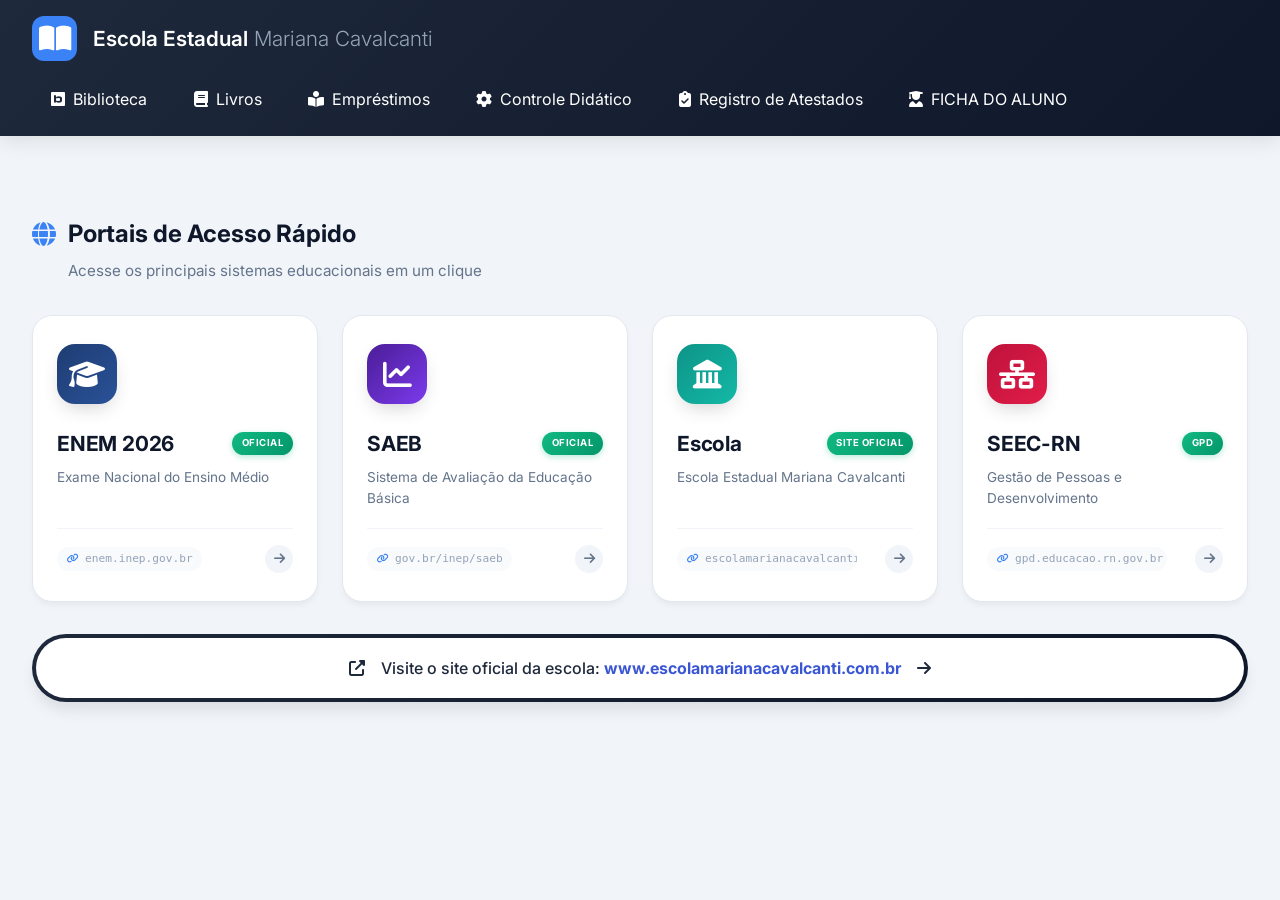
<file: index.html>
<!DOCTYPE html>
<html lang="pt-BR">
<head>
    <meta charset="UTF-8">
    <meta name="viewport" content="width=device-width, initial-scale=1.0">
    <title>Biblioteca Escolar - Sistema de Gestão</title>
    <link rel="icon" type="image/png" href="assets/img/logo.png">
    <link rel="stylesheet" href="assets/css/style.css">
    <link rel="stylesheet" href="assets/css/index.css">
    <link href="https://fonts.googleapis.com/css2?family=Inter:wght@300;400;500;600;700;800&display=swap" rel="stylesheet">
    <link rel="stylesheet" href="https://cdnjs.cloudflare.com/ajax/libs/font-awesome/6.4.0/css/all.min.css">
</head>
<body>
    <header>
        <div class="header-content">
            <div class="logo">
                <div class="logo-icon">
                    <i class="fas fa-book-open"></i>
                </div>
                <h1>Escola Estadual<span>  Mariana Cavalcanti</span></h1>
            </div>
            <nav class="nav-menu">
                <ul>
                    <li class="nav-link">
                        <a href="index.html">
                            <i class="fa-brands fa-bimobject"></i>
                            <span>Biblioteca</span>
                        </a>
                    </li>
                    <li class="nav-link">
                        <a href="arcevo.html">
                            <i class="fas fa-book"></i>
                            <span>Livros</span>
                        </a>
                    </li>
                    <li class="nav-link">
                        <a href="emprestimo.html">
                            <i class="fas fa-book-reader"></i>
                            <span>Empréstimos</span>
                        </a>
                    </li>
                    <li class="nav-link">
                        <a href="controlDidatico.html">
                            <i class="fa-solid fa-gear"></i>
                            <span>Controle Didático</span>
                        </a>
                    </li>
                    <li class="nav-link">
                        <a href="RegisterAtestado.html">
                            <i class="fa-solid fa-clipboard-check"></i>
                            <span>Registro de Atestados</span>
                        </a>
                    </li>
                    <li class="nav-link">
                        <a href="ficha_aluno.html">
                            <i class="fa-solid fa-user-graduate"></i>
                            <span>FICHA DO ALUNO</span>
                        </a>
                    </li>
                </ul>
            </nav>
        </div>
    </header>    
    <main class="main-content">
    <div class="portais-section">
        <div class="section-header">
            <h2>
                <i class="fas fa-globe"></i>
                Portais de Acesso Rápido
            </h2>
            <p>Acesse os principais sistemas educacionais em um clique</p>
        </div>        
        <div class="portais-grid">
            <a href="https://enem.inep.gov.br/" target="_blank" class="portal-card-v2">
                <div class="portal-icon-wrapper">
                    <div class="portal-icon" style="background: linear-gradient(135deg, #1e3c72, #2a5298);">
                        <i class="fas fa-graduation-cap"></i>
                    </div>
                </div>
                <div class="portal-content">
                    <div class="portal-header">
                        <h3>ENEM 2026</h3>
                        <span class="badge-oficial">Oficial</span>
                    </div>
                    <p>Exame Nacional do Ensino Médio</p>
                    <div class="portal-footer">
                        <span class="portal-url">
                            <i class="fas fa-link"></i> enem.inep.gov.br
                        </span>
                        <span class="portal-arrow">
                            <i class="fas fa-arrow-right"></i>
                        </span>
                    </div>
                </div>
                <div class="portal-hover-effect"></div>
            </a>            
            <a href="https://saeb.inep.gov.br/saeb/" target="_blank" class="portal-card-v2">
                <div class="portal-icon-wrapper">
                    <div class="portal-icon" style="background: linear-gradient(135deg, #4a1d96, #7c3aed);">
                        <i class="fas fa-chart-line"></i>
                    </div>
                </div>
                <div class="portal-content">
                    <div class="portal-header">
                        <h3>SAEB</h3>
                        <span class="badge-oficial">Oficial</span>
                    </div>
                    <p>Sistema de Avaliação da Educação Básica</p>
                    <div class="portal-footer">
                        <span class="portal-url">
                            <i class="fas fa-link"></i> gov.br/inep/saeb
                        </span>
                        <span class="portal-arrow">
                            <i class="fas fa-arrow-right"></i>
                        </span>
                    </div>
                </div>
                <div class="portal-hover-effect"></div>
            </a>            
            <a href="https://www.escolamarianacavalcanti.com.br" target="_blank" class="portal-card-v2">
                <div class="portal-icon-wrapper">
                    <div class="portal-icon" style="background: linear-gradient(135deg, #0d9488, #14b8a6);">
                        <i class="fas fa-landmark"></i>
                    </div>
                </div>
                <div class="portal-content">
                    <div class="portal-header">
                        <h3>Escola</h3>
                        <span class="badge-oficial">Site Oficial</span>
                    </div>
                    <p>Escola Estadual Mariana Cavalcanti</p>
                    <div class="portal-footer">
                        <span class="portal-url">
                            <i class="fas fa-link"></i> escolamarianacavalcanti.com.br
                        </span>
                        <span class="portal-arrow">
                            <i class="fas fa-arrow-right"></i>
                        </span>
                    </div>
                </div>
                <div class="portal-hover-effect"></div>
            </a>            
            <a href="https://gpd.educacao.rn.gov.br/" target="_blank" class="portal-card-v2">
                <div class="portal-icon-wrapper">
                    <div class="portal-icon" style="background: linear-gradient(135deg, #be123c, #e11d48);">
                        <i class="fas fa-network-wired"></i>
                    </div>
                </div>
                <div class="portal-content">
                    <div class="portal-header">
                        <h3>SEEC-RN</h3>
                        <span class="badge-oficial">GPD</span>
                    </div>
                    <p>Gestão de Pessoas e Desenvolvimento</p>
                    <div class="portal-footer">
                        <span class="portal-url">
                            <i class="fas fa-link"></i> gpd.educacao.rn.gov.br
                        </span>
                        <span class="portal-arrow">
                            <i class="fas fa-arrow-right"></i>
                        </span>
                    </div>
                </div>
                <div class="portal-hover-effect"></div>
            </a>
        </div>
    </div>
        <div class="school-site-banner">
            <a href="https://www.escolamarianacavalcanti.com.br" target="_blank" rel="noopener noreferrer">
                <i class="fas fa-external-link-alt"></i>
                <span>Visite o site oficial da escola: <strong>www.escolamarianacavalcanti.com.br</strong></span>
                <i class="fas fa-arrow-right"></i>
            </a>
        </div>
    </main>
</body>
</html>
</file>
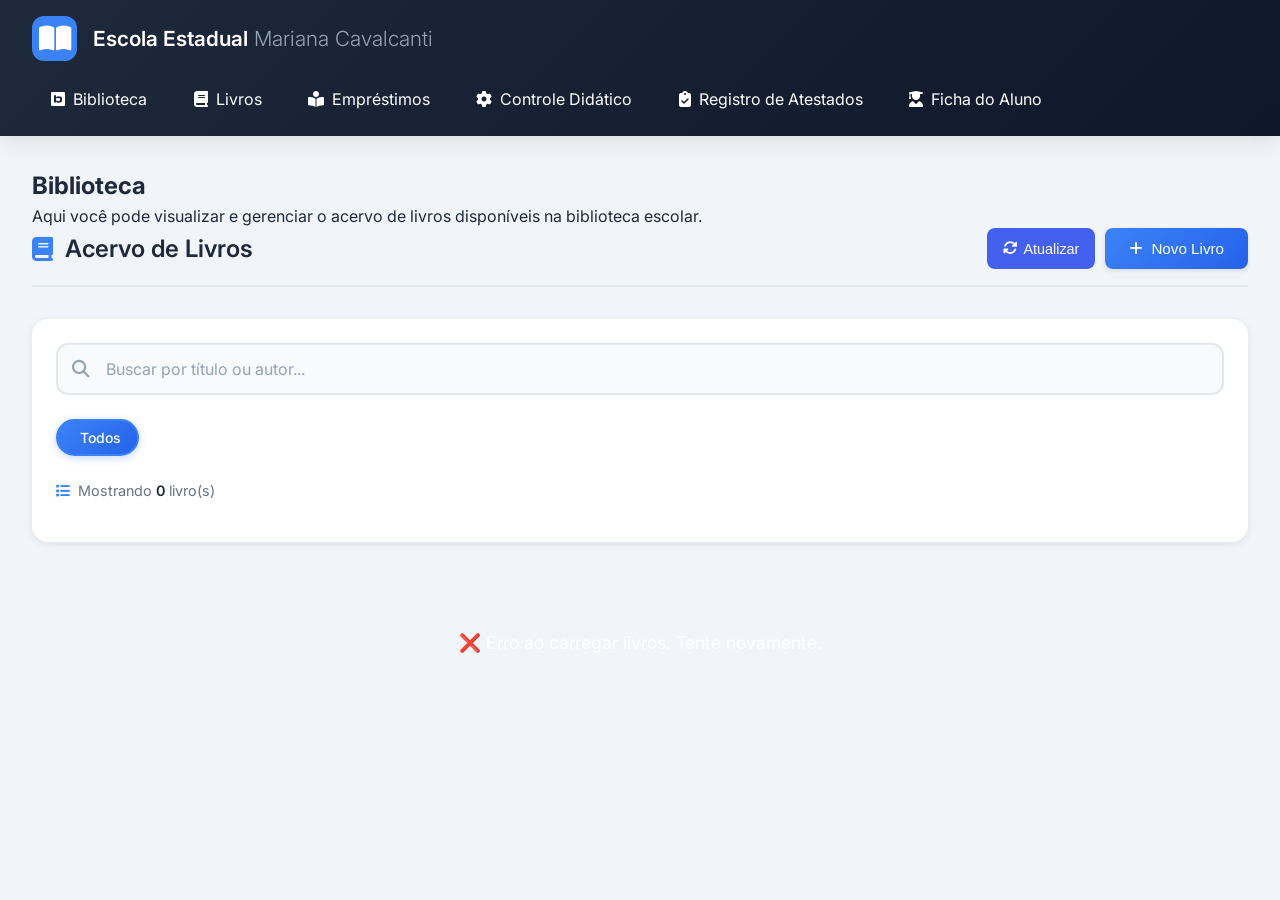
<file: arcevo.html>
<!DOCTYPE html>
<html lang="pt-BR">
<head>
    <meta charset="UTF-8">
    <meta name="viewport" content="width=device-width, initial-scale=1.0, viewport-fit=cover">
    <title>Acervo de Livros - Biblioteca</title>
    <link rel="icon" type="image/png" href="assets/img/logo.png">
    <link rel="stylesheet" href="assets/css/style.css">
    <link rel="stylesheet" href="assets/css/books.css">
    <link href="https://fonts.googleapis.com/css2?family=Inter:wght@300;400;500;600;700;800&display=swap" rel="stylesheet">
    <link rel="stylesheet" href="https://cdnjs.cloudflare.com/ajax/libs/font-awesome/6.4.0/css/all.min.css">
</head>
<body>
    <header>
        <div class="header-content">
            <div class="logo">
                <div class="logo-icon">
                    <i class="fas fa-book-open"></i>
                </div>
                <h1>Escola Estadual<span> Mariana Cavalcanti</span></h1>
            </div>
            <nav class="nav-menu">
                <ul>
                    <li class="nav-link"><a href="index.html"><i class="fa-brands fa-bimobject"></i><span>Biblioteca</span></a></li>
                    <li class="nav-link"><a href="arcevo.html"><i class="fas fa-book"></i><span>Livros</span></a></li>
                    <li class="nav-link"><a href="emprestimo.html"><i class="fas fa-book-reader"></i><span>Empréstimos</span></a></li>
                    <li class="nav-link"><a href="controlDidatico.html"><i class="fa-solid fa-gear"></i><span>Controle Didático</span></a></li>
                    <li class="nav-link"><a href="RegisterAtestado.html"><i class="fa-solid fa-clipboard-check"></i><span>Registro de Atestados</span></a></li>
                    <li class="nav-link"><a href="ficha_aluno.html"><i class="fa-solid fa-user-graduate"></i><span>Ficha do Aluno</span></a></li>
                </ul>
            </nav>
        </div>
    </header>
    <main>
        <section>
            <h2>Biblioteca</h2>
            <p>Aqui você pode visualizar e gerenciar o acervo de livros disponíveis na biblioteca escolar.</p>
        </section>
        <section>
            <div class="panel-header">
                <h2><i class="fas fa-book"></i> Acervo de Livros</h2>
                <div style="display:flex; gap:10px;">
                    <button class="btn-refresh" id="refreshBooks">
                        <i class="fas fa-sync-alt"></i> Atualizar
                    </button>
                    <button class="btn-primary" id="btnAddLivro">
                        <i class="fas fa-plus"></i> Novo Livro
                    </button>
                </div>
            </div>
            <div class="filtros-container">
                <div class="busca-wrapper">
                    <i class="fas fa-search"></i>
                    <input type="text" 
                        id="searchInput" 
                        placeholder="Buscar por título ou autor..." 
                        class="busca-input">
                    <button id="clearSearch" class="clear-search" style="display:none;">
                        <i class="fas fa-times"></i>
                    </button>
                </div>                
                <div class="categorias-filtro">
                    <button class="categoria-btn active" data-categoria="todos">
                        <i class="fas fa-books"></i> Todos
                    </button>
                    <div id="categoriasContainer" class="categorias-container">
                    </div>
                </div>
            </div>
            <div class="books-container">
                <div id="booksGrid" class="books-grid">
                    <p class="loading"><i class="fas fa-spinner fa-spin"></i> Carregando livros...</p>
                </div>
            </div>
        </section>
    </main>
    <!-- ===== MODAL: ADICIONAR LIVRO ===== -->
    <div id="modalLivro" class="modal-overlay">
        <div class="modal-container">

            <div class="modal-header">
                <h3><i class="fas fa-plus-circle"></i> Adicionar Novo Livro</h3>
                <button class="modal-close" id="btnCloseModal">
                    <i class="fas fa-times"></i>
                </button>
            </div>

            <div class="modal-body">
                <form id="formLivro">
                    <div class="form-grid">

                        <div class="form-group">
                            <label for="autor"><i class="fas fa-user"></i> Autor</label>
                            <input type="text" id="autor" name="autor" placeholder="Nome do autor" required>
                        </div>

                        <div class="form-group">
                            <label for="titulo"><i class="fas fa-book"></i> Título</label>
                            <input type="text" id="titulo" name="titulo" placeholder="Título do livro" required>
                        </div>

                        <div class="form-group">
                            <label for="cbl"><i class="fas fa-barcode"></i> ISBN</label>
                            <input type="text" id="cbl" name="cbl" placeholder="Código CBL do livro" required>
                        </div>

                        <div class="form-group">
                            <label for="categoria"><i class="fas fa-tag"></i> Categoria</label>
                            <select id="categoria" name="categoria" required>
                                <option value="">Selecione uma categoria</option>
                                <option value="Ficção">Ficção</option>
                                <option value="Não Ficção">Não Ficção</option>
                                <option value="Didático">Didático</option>
                                <option value="Infantil">Infantil</option>
                                <option value="Literatura">Literatura</option>
                                <option value="Ciências">Ciências</option>
                                <option value="História">História</option>
                                <option value="Tecnologia">Tecnologia</option>
                                <option value="Outros">Biografia</option>
                            </select>
                        </div>

                        <div class="form-group">
                            <label for="ano"><i class="fas fa-calendar-alt"></i> Ano</label>
                            <input type="number" id="ano" name="ano" placeholder="Ano de publicação" min="1900" max="2030" required>
                        </div>
                        <div class="form-group">
                            <label for="edicao"><i class="fas fa-calendar-alt"></i> Edição</label>
                            <input type="number" id="edicao" name="edicao" placeholder="Número da edição" min="1" value="1" required>
                        </div>
                        <div class="form-group">
                            <label for="editora"><i class="fas fa-building"></i> Editora</label>
                            <input type="text" id="editora" name="editora" placeholder="Nome da editora" required>
                        </div>

                        <div class="form-group">
                            <label for="quantidade"><i class="fas fa-cubes"></i> Quantidade</label>
                            <input type="number" id="quantidade" name="quantidade" placeholder="Nº de exemplares" min="1" value="1" required>
                        </div>

                        <!-- Upload de imagem -->
                        <div class="form-group full-width">
                            <label for="imagemLivro"><i class="fas fa-camera"></i> Capa do Livro (opcional)</label>
                            <input type="file" id="imagemLivro" name="imagemLivro" accept="image/jpeg,image/png,image/gif,image/webp">
                            <small style="color:#666; font-size:0.8rem;">Formatos: JPG, PNG, GIF, WebP (máx. 8MB)</small>
                            <div id="previewContainer" style="margin-top:10px; display:none;">
                                <img id="imagemPreview" style="max-width:150px; max-height:200px; border-radius:8px; border:2px solid #e2e8f0;">
                            </div>
                        </div>

                    </div>

                    <div class="modal-footer">
                        <button type="button" class="btn-cancel" id="btnCancelModal">
                            <i class="fas fa-times"></i> Cancelar
                        </button>
                        <button type="submit" class="btn-submit">
                            <i class="fas fa-save"></i> Salvar Livro
                        </button>
                    </div>
                </form>
            </div>

        </div>
    </div>
    <!-- ===== MODAL: EMPRÉSTIMO ===== -->
    <div id="modalEmprestimo" class="modal-overlay">
        <div class="modal-container">

            <div class="modal-header">
                <h3><i class="fas fa-hand-holding-heart"></i> Registrar Empréstimo</h3>
                <button class="modal-close" id="btnCloseModalEmprestimo">
                    <i class="fas fa-times"></i>
                </button>
            </div>

            <div class="modal-body">
                <form id="formEmprestimo">
                    <!-- Livro (somente leitura) -->
                    <div class="form-group">
                        <label for="livro"><i class="fas fa-book"></i> Livro</label>
                        <input type="text" id="livro" name="livro" readonly required 
                            style="background-color: #f5f5f5; cursor: not-allowed;">
                    </div>

                    <!-- Turma (select dropdown) -->
                    <div class="form-group">
                        <label for="turma"><i class="fas fa-users"></i> Turma *</label>
                        <select id="turma" name="turma" required>
                            <option value="">Carregando turmas...</option>
                        </select>
                    </div>

                    <!-- Estudante (input com datalist para autocomplete) -->
                    <div class="form-group">
                        <label for="estudante"><i class="fas fa-user-graduate"></i> Estudante *</label>
                        <input type="text" 
                            id="estudante" 
                            name="estudante" 
                            list="listaEstudantes"
                            placeholder="Selecione a turma primeiro" 
                            disabled 
                            required>
                        <datalist id="listaEstudantes"></datalist>
                        <small style="color: #666; display: block; margin-top: 5px;">
                            <i class="fas fa-info-circle"></i> Digite para buscar ou selecione da lista
                        </small>
                    </div>

                    <!-- Datas -->
                    <div style="display: grid; grid-template-columns: 1fr 1fr; gap: 15px;">
                        <div class="form-group">
                            <label for="data_emprestimo"><i class="fas fa-calendar-plus"></i> Data Empréstimo *</label>
                            <input type="date" id="data_emprestimo" name="data_emprestimo" required>
                        </div>

                        <div class="form-group">
                            <label for="data_devolucao"><i class="fas fa-calendar-check"></i> Data Devolução *</label>
                            <input type="date" id="data_devolucao" name="data_devolucao" required>
                        </div>
                    </div>

                    <!-- Observações -->
                    <div class="form-group">
                        <label for="observacoes"><i class="fas fa-pencil-alt"></i> Observações</label>
                        <textarea id="observacoes" 
                                name="observacoes" 
                                rows="3" 
                                placeholder="Ex: Livro com pequeno rasgo na capa, etc..."></textarea>
                    </div>

                    <div class="modal-footer">
                        <button type="button" class="btn-cancel" id="btnCancelModalEmprestimo">
                            <i class="fas fa-times"></i> Cancelar
                        </button>
                        <button type="submit" class="btn-submit">
                            <i class="fas fa-save"></i> Registrar Empréstimo
                        </button>
                    </div>
                </form>
            </div>

        </div>
    </div>
    <script src="assets/js/config.js"></script>
    <script src="assets/js/acervo.js"></script>
</body>
</html>
</file>
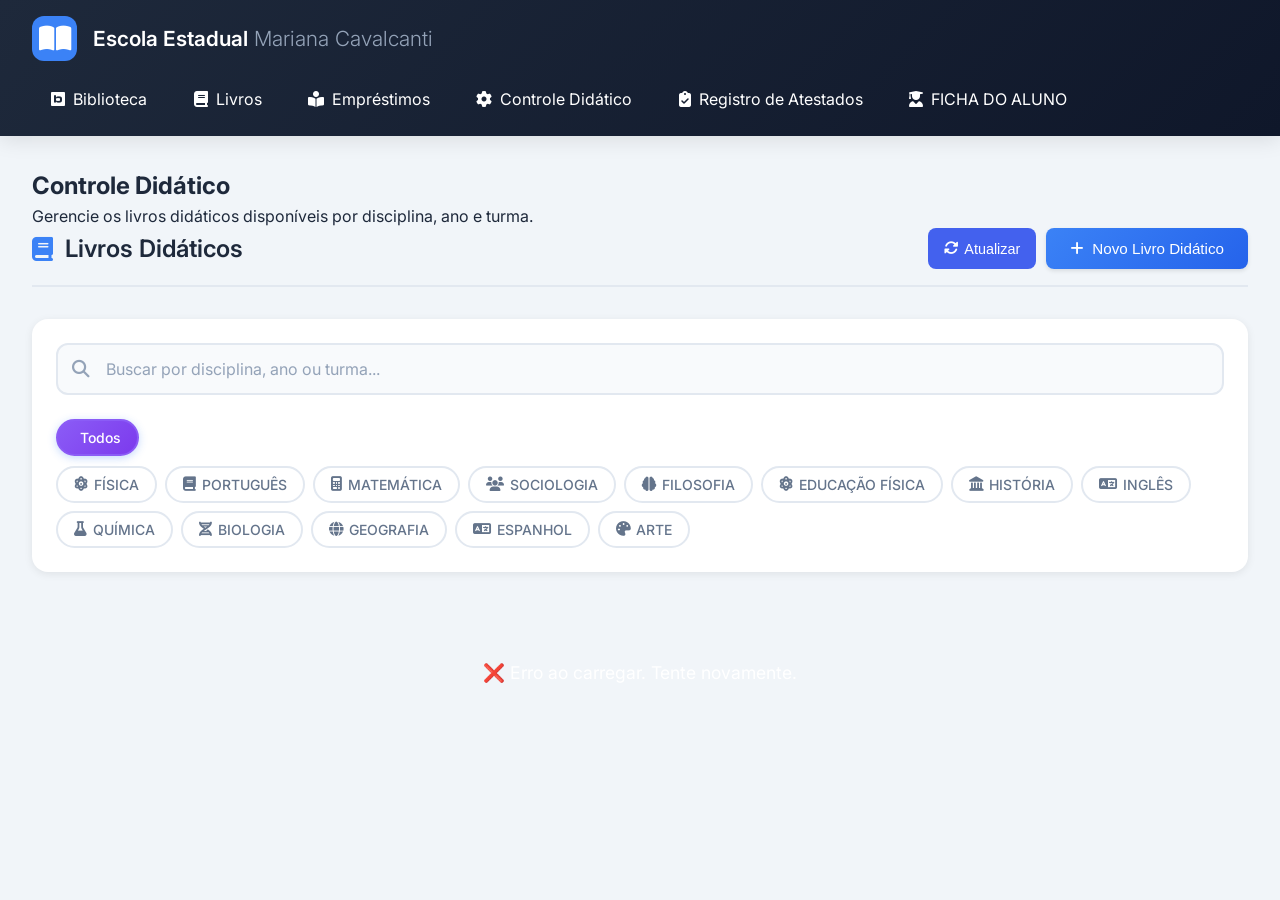
<file: controlDidatico.html>
<!DOCTYPE html>
<html lang="pt-BR">
<head>
    <meta charset="UTF-8">
    <meta name="viewport" content="width=device-width, initial-scale=1.0, viewport-fit=cover">
    <title>Controle Didático - Biblioteca</title>
    <link rel="icon" type="image/png" href="assets/img/logo.png">
    <link rel="stylesheet" href="assets/css/style.css">
    <link rel="stylesheet" href="assets/css/books.css">
    <link rel="stylesheet" href="assets/css/didatico.css">
    <link href="https://fonts.googleapis.com/css2?family=Inter:wght@300;400;500;600;700;800&display=swap" rel="stylesheet">
    <link rel="stylesheet" href="https://cdnjs.cloudflare.com/ajax/libs/font-awesome/6.4.0/css/all.min.css">
</head>
<body>
    <header>
        <div class="header-content">
            <div class="logo">
                <div class="logo-icon">
                    <i class="fas fa-book-open"></i>
                </div>
                <h1>Escola Estadual<span> Mariana Cavalcanti</span></h1>
            </div>
            <nav class="nav-menu">
                <ul>
                    <li class="nav-link">
                        <a href="index.html">
                            <i class="fa-brands fa-bimobject"></i>
                            <span>Biblioteca</span>
                        </a>
                    </li>
                    <li class="nav-link">
                        <a href="arcevo.html">
                            <i class="fas fa-book"></i>
                            <span>Livros</span>
                        </a>
                    </li>
                    <li class="nav-link">
                        <a href="emprestimo.html">
                            <i class="fas fa-book-reader"></i>
                            <span>Empréstimos</span>
                        </a>
                    </li>
                    <li class="nav-link">
                        <a href="controlDidatico.html">
                            <i class="fa-solid fa-gear"></i>
                            <span>Controle Didático</span>
                        </a>
                    </li>
                    <li class="nav-link">
                        <a href="RegisterAtestado.html">
                            <i class="fa-solid fa-clipboard-check"></i>
                            <span>Registro de Atestados</span>
                        </a>
                    </li>
                    <li class="nav-link">
                        <a href="ficha_aluno.html">
                            <i class="fa-solid fa-user-graduate"></i>
                            <span>FICHA DO ALUNO</span>
                        </a>
                    </li>
                </ul>
            </nav>
        </div>
    </header>
    <main>
        <section>
            <h2>Controle Didático</h2>
            <p>Gerencie os livros didáticos disponíveis por disciplina, ano e turma.</p>
        </section>
        <section>
            <div class="panel-header">
                <h2><i class="fas fa-book"></i> Livros Didáticos</h2>
                <div style="display:flex; gap:10px;">
                    <button class="btn-refresh" id="refreshDidaticos">
                        <i class="fas fa-sync-alt"></i> Atualizar
                    </button>
                    <button class="btn-primary" id="btnAddDidatico">
                        <i class="fas fa-plus"></i> Novo Livro Didático
                    </button>
                </div>
            </div>

            <!-- ===== BARRA DE BUSCA E FILTROS ===== -->
            <div class="filtros-container">
                <div class="busca-wrapper">
                    <i class="fas fa-search"></i>
                    <input type="text" 
                        id="searchInput" 
                        placeholder="Buscar por disciplina, ano ou turma..." 
                        class="busca-input">
                    <button id="clearSearch" class="clear-search" style="display:none;">
                        <i class="fas fa-times"></i>
                    </button>
                </div>
                
                <div class="categorias-filtro">
                    <button class="categoria-btn active" data-filtro="todos">
                        <i class="fas fa-books"></i> Todos
                    </button>
                    <div id="filtrosContainer" class="categorias-container">
                        <!-- Filtros serão carregados dinamicamente -->
                    </div>
                </div>
            </div>

            <div class="books-container">
                <div id="didaticosGrid" class="books-grid">
                    <p class="loading"><i class="fas fa-spinner fa-spin"></i> Carregando livros didáticos...</p>
                </div>
            </div>
        </section>
    </main>
    <!-- ===== MODAL: ADICIONAR/EDITAR LIVRO DIDÁTICO ===== -->
    <div id="modalDidatico" class="modal-overlay">
        <div class="modal-container">
            <div class="modal-header">
                <h3><i class="fas fa-plus-circle"></i> <span id="modalTitulo">Adicionar Livro Didático</span></h3>
                <button class="modal-close" id="btnCloseModal">
                    <i class="fas fa-times"></i>
                </button>
            </div>
            <div class="modal-body">
                <form id="formDidatico">
                    <input type="hidden" id="editId" value="">
                    <input type="hidden" id="tipo" value="ÚNICO">                    
                    <div class="form-grid">
                        <div class="form-group">
                            <label for="disciplina"><i class="fas fa-book"></i> Disciplina *</label>
                            <select id="disciplina" name="disciplina" required>
                                <option value="">Selecione a disciplina</option>
                            </select>
                        </div>
                        <div class="form-group">
                            <label for="ano"><i class="fas fa-calendar-alt"></i> Ano *</label>
                            <input type="text" id="ano" name="ano" placeholder="Ex: 2026" required>
                        </div>
                        <div class="form-group">
                            <label for="quantidade"><i class="fas fa-cubes"></i> Quantidade *</label>
                            <input type="number" id="quantidade" name="quantidade" min="1" value="1" required>
                        </div>
                        <div class="form-group full-width">
                            <label for="imagemDidatico"><i class="fas fa-camera"></i> Capa do Livro (opcional)</label>
                            <input type="file" id="imagemDidatico" name="imagemDidatico" accept="image/jpeg,image/png,image/gif,image/webp">
                            <small style="color:#666; font-size:0.8rem;">Formatos: JPG, PNG, GIF, WebP (máx. 8MB)</small>
                            <div id="previewContainerDidatico" style="margin-top:10px; display:none;">
                                <img id="imagemPreviewDidatico" style="max-width:150px; max-height:200px; border-radius:8px; border:2px solid #e2e8f0;">
                            </div>
                        </div>
                    </div>
                    <div class="modal-footer">
                        <button type="button" class="btn-cancel" id="btnCancelModal">
                            <i class="fas fa-times"></i> Cancelar
                        </button>
                        <button type="submit" class="btn-submit">
                            <i class="fas fa-save"></i> Salvar
                        </button>
                    </div>
                </form>
            </div>
        </div>
    </div>
    <!-- ===== MODAL: CONFIRMAR EXCLUSÃO ===== -->
    <div id="modalConfirmarExclusao" class="modal-overlay">
        <div class="modal-container" style="max-width: 400px;">
            <div class="modal-header">
                <h3><i class="fas fa-trash-alt" style="color: #ef4444;"></i> Confirmar Exclusão</h3>
                <button class="modal-close" onclick="closeModalExclusao()">
                    <i class="fas fa-times"></i>
                </button>
            </div>
            <div class="modal-body">
                <p style="text-align: center; font-size: 1.1rem;">Tem certeza que deseja excluir este livro didático?</p>
                <p style="text-align: center; color: #64748b; margin-top: 10px;">
                    <strong id="excluirInfo"></strong>
                </p>
            </div>
            <div class="modal-footer">
                <button class="btn-cancel" onclick="closeModalExclusao()">
                    <i class="fas fa-times"></i> Cancelar
                </button>
                <button class="btn-submit" id="btnConfirmarExclusao" style="background: #ef4444;">
                    <i class="fas fa-trash-alt"></i> Excluir
                </button>
            </div>
        </div>
    </div>
    <script src="assets/js/config.js"></script>
    <script src="assets/js/didatico.js"></script>
</body>
</html>
</file>
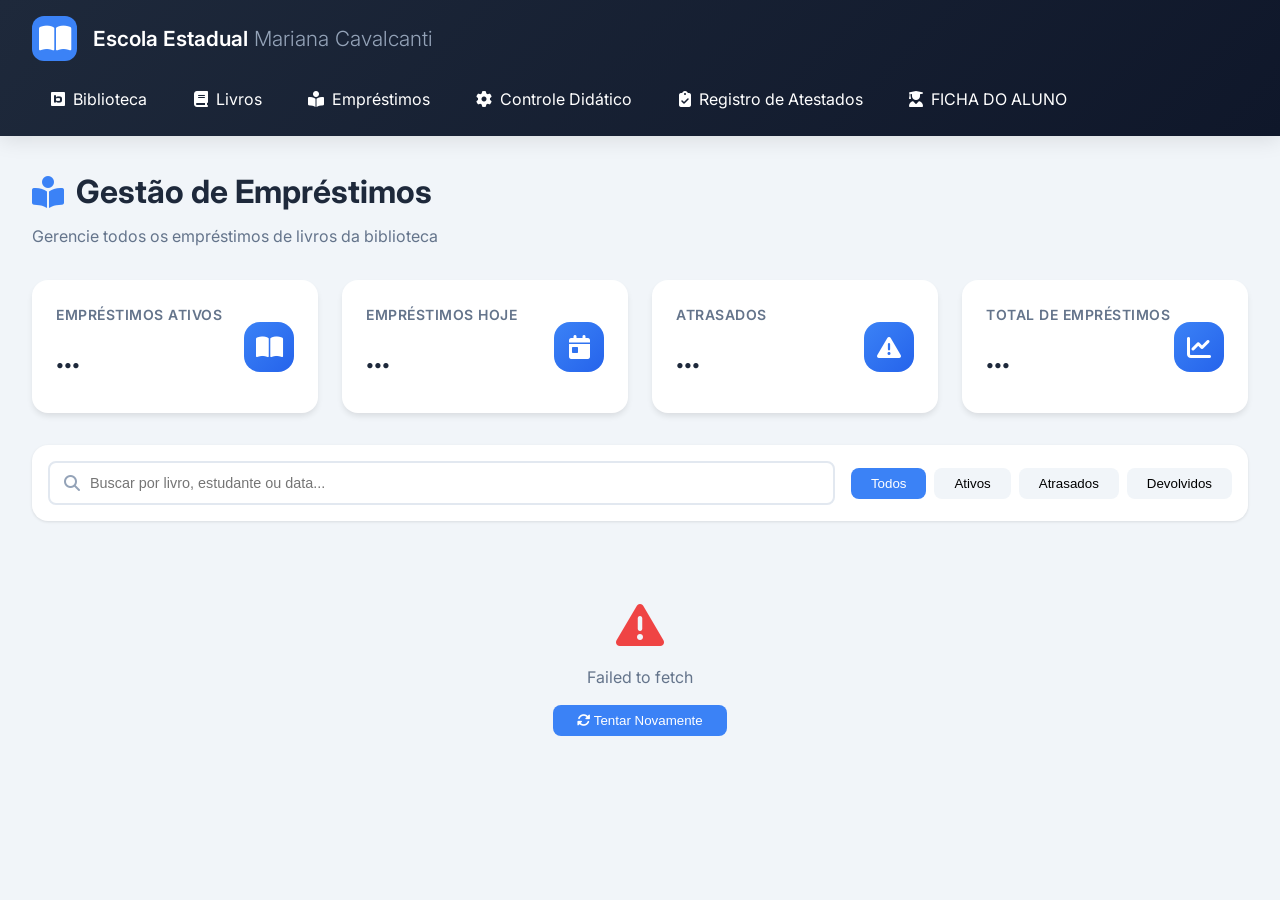
<file: emprestimo.html>
<!DOCTYPE html>
<html lang="pt-BR">
<head>
    <meta charset="UTF-8">
    <meta name="viewport" content="width=device-width, initial-scale=1.0, viewport-fit=cover">
    <title>Biblioteca Escolar - Empréstimos</title>
    <link rel="icon" type="image/png" href="assets/img/logo.png">
    <link rel="stylesheet" href="assets/css/style.css">
    <link rel="stylesheet" href="assets/css/emprestimo.css">
    <link href="https://fonts.googleapis.com/css2?family=Inter:wght@300;400;500;600;700;800&display=swap" rel="stylesheet">
    <link rel="stylesheet" href="https://cdnjs.cloudflare.com/ajax/libs/font-awesome/6.4.0/css/all.min.css">
</head>
<body>
    <header>
        <div class="header-content">
            <div class="logo">
                <div class="logo-icon">
                    <i class="fas fa-book-open"></i>
                </div>
                <h1>Escola Estadual<span>  Mariana Cavalcanti</span></h1>
            </div>
            <nav class="nav-menu">
                <ul>
                    <li class="nav-link">
                        <a href="index.html">
                            <i class="fa-brands fa-bimobject"></i>
                            <span>Biblioteca</span>
                        </a>
                    </li>
                    <li class="nav-link">
                        <a href="arcevo.html">
                            <i class="fas fa-book"></i>
                            <span>Livros</span>
                        </a>
                    </li>
                    <li class="nav-link">
                        <a href="emprestimo.html">
                            <i class="fas fa-book-reader"></i>
                            <span>Empréstimos</span>
                        </a>
                    </li>
                    <li class="nav-link">
                        <a href="controlDidatico.html">
                            <i class="fa-solid fa-gear"></i>
                            <span>Controle Didático</span>
                        </a>
                    </li>
                    <li class="nav-link">
                        <a href="RegisterAtestado.html">
                            <i class="fa-solid fa-clipboard-check"></i>
                            <span>Registro de Atestados</span>
                        </a>
                    </li>
                    <li class="nav-link">
                        <a href="ficha_aluno.html">
                            <i class="fa-solid fa-user-graduate"></i>
                            <span>FICHA DO ALUNO</span>
                        </a>
                    </li>
                </ul>
            </nav>
        </div>
    </header>    
    <main class="main-content">
        <div class="page-header">
            <h2>
                <i class="fas fa-book-reader"></i>
                Gestão de Empréstimos
            </h2>
            <p>Gerencie todos os empréstimos de livros da biblioteca</p>
        </div>
        <div class="stats-container">
            <div class="stat-card">
                <div class="stat-info">
                    <h3>Empréstimos Ativos</h3>
                    <div class="stat-number">...</div>
                </div>
                <div class="stat-icon">
                    <i class="fas fa-book-open"></i>
                </div>
            </div>
            <div class="stat-card">
                <div class="stat-info">
                    <h3>Empréstimos Hoje</h3>
                    <div class="stat-number">...</div>
                </div>
                <div class="stat-icon">
                    <i class="fas fa-calendar-day"></i>
                </div>
            </div>
            <div class="stat-card">
                <div class="stat-info">
                    <h3>Atrasados</h3>
                    <div class="stat-number">...</div>
                </div>
                <div class="stat-icon">
                    <i class="fas fa-exclamation-triangle"></i>
                </div>
            </div>
            <div class="stat-card">
                <div class="stat-info">
                    <h3>Total de Empréstimos</h3>
                    <div class="stat-number">...</div>
                </div>
                <div class="stat-icon">
                    <i class="fas fa-chart-line"></i>
                </div>
            </div>
        </div>
        <div class="filters-container">
            <div class="search-box">
                <i class="fas fa-search"></i>
                <input type="text" placeholder="Buscar por livro, estudante ou data...">
            </div>
            <div class="filter-buttons">
                <button class="filter-btn active">Todos</button>
                <button class="filter-btn">Ativos</button>
                <button class="filter-btn">Atrasados</button>
                <button class="filter-btn">Devolvidos</button>
            </div>
        </div>
        <div class="emprestimos-container">
            <div class="emprestimo-card">
                <div class="card-header">
                    <div class="status-badge active">
                        <i class="fas fa-check-circle"></i> Em andamento
                    </div>
                    <div class="card-date">
                        <i class="fas fa-calendar-alt"></i> Empréstimo: 15/03/2024
                    </div>
                </div>
                <div class="card-body">
                    <div class="info-row">
                        <div class="info-item">
                            <i class="fas fa-book"></i>
                            <div>
                                <label>Livro</label>
                                <p>O Nome do Vento</p>
                            </div>
                        </div>
                        <div class="info-item">
                            <i class="fas fa-user-graduate"></i>
                            <div>
                                <label>Estudante</label>
                                <p>Ana Beatriz Silva</p>
                            </div>
                        </div>
                        <div class="info-item">
                            <i class="fas fa-calendar-check"></i>
                            <div>
                                <label>Devolução Prevista</label>
                                <p>30/03/2024</p>
                            </div>
                        </div>
                    </div>
                </div>
                <div class="card-footer">
                    <button class="btn-action btn-view" onclick="openModalDetalhes(1)">
                        <i class="fas fa-eye"></i> Detalhes
                    </button>
                    <button class="btn-action btn-return">
                        <i class="fas fa-undo-alt"></i> Devolução
                    </button>
                    <button class="btn-action btn-cancel">
                        <i class="fas fa-times-circle"></i> Cancelar
                    </button>
                </div>
            </div>
            <div class="emprestimo-card atrasado">
                <div class="card-header">
                    <div class="status-badge late">
                        <i class="fas fa-exclamation-circle"></i> Atrasado
                    </div>
                    <div class="card-date">
                        <i class="fas fa-calendar-alt"></i> Empréstimo: 01/03/2024
                    </div>
                </div>
                <div class="card-body">
                    <div class="info-row">
                        <div class="info-item">
                            <i class="fas fa-book"></i>
                            <div>
                                <label>Livro</label>
                                <p>Harry Potter e a Pedra Filosofal</p>
                            </div>
                        </div>
                        <div class="info-item">
                            <i class="fas fa-user-graduate"></i>
                            <div>
                                <label>Estudante</label>
                                <p>Carlos Eduardo Mendes</p>
                            </div>
                        </div>
                        <div class="info-item">
                            <i class="fas fa-calendar-check"></i>
                            <div>
                                <label>Devolução Prevista</label>
                                <p>15/03/2024</p>
                                <span class="days-late">Atrasado 5 dias</span>
                            </div>
                        </div>
                    </div>
                </div>
                <div class="card-footer">
                    <button class="btn-action btn-view" onclick="openModalDetalhes(2)">
                        <i class="fas fa-eye"></i> Detalhes
                    </button>
                    <button class="btn-action btn-return">
                        <i class="fas fa-undo-alt"></i> Devolução
                    </button>
                    <button class="btn-action btn-cancel">
                        <i class="fas fa-times-circle"></i> Cancelar
                    </button>
                </div>
            </div>
            <div class="emprestimo-card completed">
                <div class="card-header">
                    <div class="status-badge completed">
                        <i class="fas fa-check-double"></i> Devolvido
                    </div>
                    <div class="card-date">
                        <i class="fas fa-calendar-alt"></i> Empréstimo: 10/02/2024
                    </div>
                </div>
                <div class="card-body">
                    <div class="info-row">
                        <div class="info-item">
                            <i class="fas fa-book"></i>
                            <div>
                                <label>Livro</label>
                                <p>Dom Casmurro</p>
                            </div>
                        </div>
                        <div class="info-item">
                            <i class="fas fa-user-graduate"></i>
                            <div>
                                <label>Estudante</label>
                                <p>Fernanda Oliveira</p>
                            </div>
                        </div>
                        <div class="info-item">
                            <i class="fas fa-calendar-check"></i>
                            <div>
                                <label>Devolvido em</label>
                                <p>25/02/2024</p>
                            </div>
                        </div>
                    </div>
                </div>
                <div class="card-footer">
                    <button class="btn-action btn-view" onclick="openModalDetalhes(3)">
                        <i class="fas fa-eye"></i> Detalhes
                    </button>
                </div>
            </div>
        </div>
    </main>
    <!-- ===== MODAL DE DETALHES DO EMPRÉSTIMO ===== -->
    <div id="modalDetalhes" class="modal-overlay">
        <div class="modal-container modal-large">
            <div class="modal-header">
                <h3>
                    <i class="fas fa-info-circle"></i>
                    Detalhes do Empréstimo
                </h3>
                <button class="modal-close" onclick="closeModalDetalhes()">
                    <i class="fas fa-times"></i>
                </button>
            </div>
            <div class="modal-body">
                <div class="detalhes-grid">
                    <div class="detalhes-section">
                        <div class="section-title">
                            <i class="fas fa-book"></i>
                            <h4>Informações do Livro</h4>
                        </div>
                        <div class="detalhes-content">
                            <p><strong>Título:</strong> <span id="detalhe_livro">-</span></p>
                            <p><strong>Autor:</strong> <span id="detalhe_autor">-</span></p>
                            <p><strong>CBL:</strong> <span id="detalhe_cbl">-</span></p>
                            <p><strong>Categoria:</strong> <span id="detalhe_categoria">-</span></p>
                            <p><strong>Editora:</strong> <span id="detalhe_editora">-</span></p>
                        </div>
                    </div>
                    <div class="detalhes-section">
                        <div class="section-title">
                            <i class="fas fa-user-graduate"></i>
                            <h4>Informações do Estudante</h4>
                        </div>
                        <div class="detalhes-content">
                            <p><strong>Nome:</strong> <span id="detalhe_estudante">-</span></p>
                            <p><strong>Matrícula:</strong> <span id="detalhe_matricula">-</span></p>
                            <p><strong>Turma:</strong> <span id="detalhe_turma">-</span></p>
                            <p><strong>Telefone:</strong> <span id="detalhe_telefone">-</span></p>
                            <p><strong>Email:</strong> <span id="detalhe_email">-</span></p>
                        </div>
                    </div>
                    <div class="detalhes-section full-width">
                        <div class="section-title">
                            <i class="fas fa-hand-holding-heart"></i>
                            <h4>Informações do Empréstimo</h4>
                        </div>
                        <div class="info-emprestimo-grid">
                            <div class="info-field">
                                <label>Data do Empréstimo:</label>
                                <p id="detalhe_data_emprestimo">-</p>
                            </div>
                            <div class="info-field">
                                <label>Data Prevista Devolução:</label>
                                <p id="detalhe_data_prevista">-</p>
                            </div>
                            <div class="info-field">
                                <label>Data Devolução Real:</label>
                                <p id="detalhe_data_devolucao_real">-</p>
                            </div>
                            <div class="info-field">
                                <label>Status:</label>
                                <p id="detalhe_status">-</p>
                            </div>
                            <div class="info-field">
                                <label>Registro:</label>
                                <p id="detalhe_registro">-</p>
                            </div>
                            <div class="info-field full-width">
                                <label>Observações:</label>
                                <p id="detalhe_observacoes">-</p>
                            </div>
                        </div>
                    </div>
                </div>
            </div>
            <div class="modal-footer">
                <button class="btn-cancel" onclick="closeModalDetalhes()">
                    <i class="fas fa-times"></i> Fechar
                </button>
                <button class="btn-return" onclick="devolverDoModal()">
                    <i class="fas fa-undo-alt"></i> Registrar Devolução
                </button>
            </div>
        </div>
    </div>
    <script src="assets/js/config.js"></script>
    <script src="assets/js/emprestimo.js"></script>
</body>
</html>
</file>
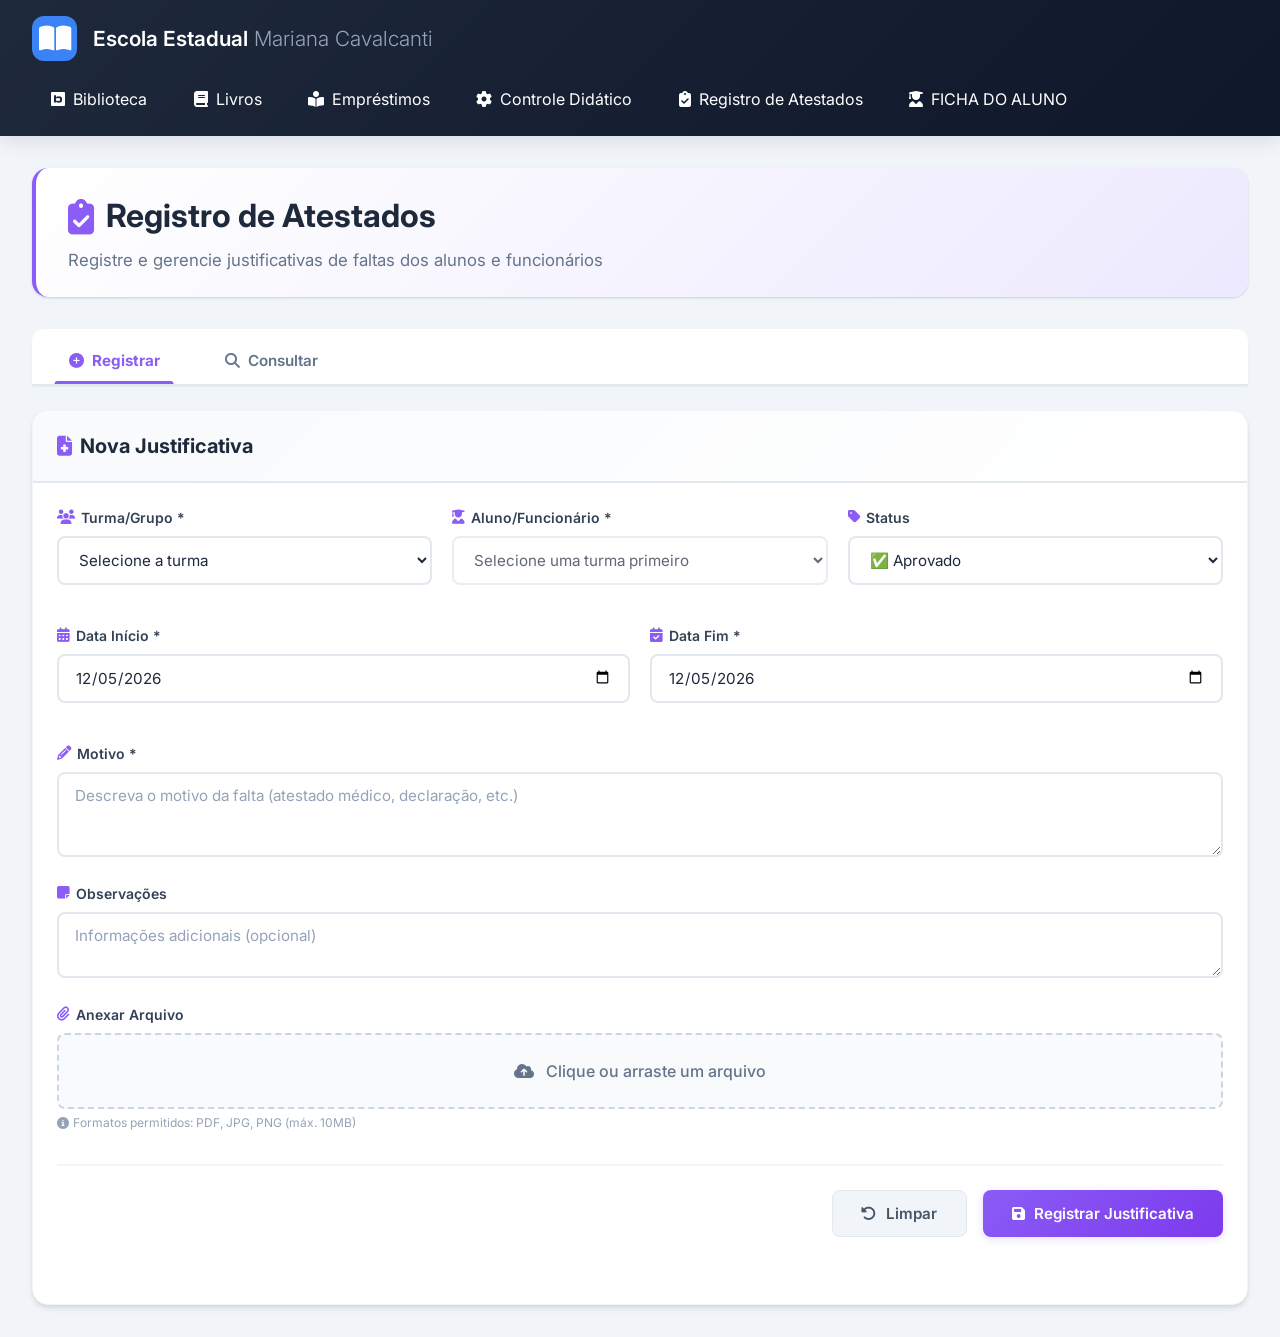
<file: RegisterAtestado.html>
<!DOCTYPE html>
<html lang="pt-BR">
<head>
    <meta charset="UTF-8">
    <meta name="viewport" content="width=device-width, initial-scale=1.0, viewport-fit=cover">
    <title>Registro de Atestados - Biblioteca</title>
    <link rel="icon" type="image/png" href="assets/img/logo.png">
    <link rel="stylesheet" href="assets/css/style.css">
    <link rel="stylesheet" href="assets/css/atestados.css">
    <link href="https://fonts.googleapis.com/css2?family=Inter:wght@300;400;500;600;700;800&display=swap" rel="stylesheet">
    <link rel="stylesheet" href="https://cdnjs.cloudflare.com/ajax/libs/font-awesome/6.4.0/css/all.min.css">
</head>
<body>
    <!-- ========== HEADER ========== -->
    <header>
        <div class="header-content">
            <div class="logo">
                <div class="logo-icon">
                    <i class="fas fa-book-open"></i>
                </div>
                <h1>Escola Estadual<span> Mariana Cavalcanti</span></h1>
            </div>
            <nav class="nav-menu">
                <ul>
                    <li class="nav-link"><a href="index.html"><i class="fa-brands fa-bimobject"></i><span>Biblioteca</span></a></li>
                    <li class="nav-link"><a href="arcevo.html"><i class="fas fa-book"></i><span>Livros</span></a></li>
                    <li class="nav-link"><a href="emprestimo.html"><i class="fas fa-book-reader"></i><span>Empréstimos</span></a></li>
                    <li class="nav-link"><a href="controlDidatico.html"><i class="fa-solid fa-gear"></i><span>Controle Didático</span></a></li>
                    <li class="nav-link"><a href="RegisterAtestado.html"><i class="fa-solid fa-clipboard-check"></i><span>Registro de Atestados</span></a></li>
                    <li class="nav-link"><a href="ficha_aluno.html"><i class="fa-solid fa-user-graduate"></i><span>FICHA DO ALUNO</span></a></li>
                </ul>
            </nav>
        </div>
    </header>

    <!-- ========== MAIN CONTENT ========== -->
    <main class="main-content">
        
        <!-- Page Header -->
        <div class="page-header">
            <h2><i class="fas fa-clipboard-check"></i> Registro de Atestados</h2>
            <p>Registre e gerencie justificativas de faltas dos alunos e funcionários</p>
        </div>

        <!-- Tabs -->
        <div class="tabs-container">
            <button class="tab-btn active" data-tab="registrar">
                <i class="fas fa-plus-circle"></i> Registrar
            </button>
            <button class="tab-btn" data-tab="consultar">
                <i class="fas fa-search"></i> Consultar
            </button>
        </div>

        <!-- ===== TAB: REGISTRAR ===== -->
        <div id="tab-registrar" class="tab-content active">
            <div class="card">
                <div class="card-header">
                    <h3><i class="fas fa-file-medical"></i> Nova Justificativa</h3>
                </div>
                <div class="card-body">
                    <form id="formAtestado" autocomplete="off">
                        
                        <!-- Linha 1: Turma, Aluno, Status -->
                        <div class="form-grid-3">
                            <div class="form-group">
                                <label for="turma">
                                    <i class="fas fa-users"></i> Turma/Grupo *
                                </label>
                                <select id="turma" name="turma" required>
                                    <option value="">Carregando turmas...</option>
                                </select>
                            </div>
                            
                            <div class="form-group">
                                <label for="aluno">
                                    <i class="fas fa-user-graduate"></i> Aluno/Funcionário *
                                </label>
                                <select id="aluno" name="aluno" required disabled>
                                    <option value="">Selecione uma turma primeiro</option>
                                </select>
                            </div>
                            
                            <div class="form-group">
                                <label for="status">
                                    <i class="fas fa-tag"></i> Status
                                </label>
                                <select id="status" name="status">
                                    <option value="Aprovado">✅ Aprovado</option>
                                    <option value="Pendente">⏳ Pendente</option>
                                    <option value="Rejeitado">❌ Rejeitado</option>
                                </select>
                            </div>
                        </div>

                        <!-- Linha 2: Datas -->
                        <div class="form-grid-2">
                            <div class="form-group">
                                <label for="dataInicio">
                                    <i class="fas fa-calendar-alt"></i> Data Início *
                                </label>
                                <input type="date" id="dataInicio" name="dataInicio" required>
                            </div>
                            
                            <div class="form-group">
                                <label for="dataFim">
                                    <i class="fas fa-calendar-check"></i> Data Fim *
                                </label>
                                <input type="date" id="dataFim" name="dataFim" required>
                            </div>
                        </div>

                        <!-- Motivo -->
                        <div class="form-group">
                            <label for="motivo">
                                <i class="fas fa-pencil-alt"></i> Motivo *
                            </label>
                            <textarea id="motivo" name="motivo" rows="3" 
                                      placeholder="Descreva o motivo da falta (atestado médico, declaração, etc.)" 
                                      required></textarea>
                        </div>

                        <!-- Observações -->
                        <div class="form-group">
                            <label for="observacoes">
                                <i class="fas fa-sticky-note"></i> Observações
                            </label>
                            <textarea id="observacoes" name="observacoes" rows="2" 
                                      placeholder="Informações adicionais (opcional)"></textarea>
                        </div>

                        <!-- Upload de Arquivo -->
                        <div class="form-group">
                            <label for="arquivo">
                                <i class="fas fa-paperclip"></i> Anexar Arquivo
                            </label>
                            <div class="file-upload-wrapper">
                                <input type="file" id="arquivo" name="arquivo" 
                                       accept=".pdf,.jpg,.jpeg,.png">
                                <div class="file-upload-label">
                                    <i class="fas fa-cloud-upload-alt"></i>
                                    <span>Clique ou arraste um arquivo</span>
                                </div>
                            </div>
                            <div id="fileInfo" class="file-info" style="display: none;"></div>
                            <small>
                                <i class="fas fa-info-circle"></i> 
                                Formatos permitidos: PDF, JPG, PNG (máx. 10MB)
                            </small>
                        </div>

                        <!-- Botões -->
                        <div class="form-actions">
                            <button type="button" class="btn-secondary" id="btnLimpar">
                                <i class="fas fa-undo-alt"></i> Limpar
                            </button>
                            <button type="submit" class="btn-primary">
                                <i class="fas fa-save"></i> Registrar Justificativa
                            </button>
                        </div>
                    </form>

                    <!-- Mensagem de feedback -->
                    <div id="mensagemRegistro" class="mensagem"></div>
                </div>
            </div>
        </div>

        <!-- ===== TAB: CONSULTAR ===== -->
        <div id="tab-consultar" class="tab-content">
            <div class="card">
                <div class="card-header">
                    <h3><i class="fas fa-list"></i> Registros de Atestados</h3>
                    <button class="btn-print no-print" id="btnImprimir" title="Imprimir lista filtrada">
                        <i class="fas fa-print"></i> Imprimir Lista
                    </button>
                </div>
                <div class="card-body">
                    
                    <!-- Filtros -->
                    <div class="filtros-consultar no-print">
                        <div class="filtro-grupo">
                            <label for="filtroTurma">
                                <i class="fas fa-users"></i> Turma/Grupo
                            </label>
                            <select id="filtroTurma">
                                <option value="Todas">Todas as Turmas</option>
                            </select>
                        </div>
                        
                        <div class="filtro-grupo">
                            <label for="filtroDataInicio">
                                <i class="fas fa-calendar-alt"></i> Data Início (De)
                            </label>
                            <input type="date" id="filtroDataInicio" placeholder="De">
                        </div>
                        
                        <div class="filtro-grupo">
                            <label for="filtroDataFim">
                                <i class="fas fa-calendar-check"></i> Data Fim (Até)
                            </label>
                            <input type="date" id="filtroDataFim" placeholder="Até">
                        </div>
                        
                        <div class="filtro-grupo">
                            <label for="filtroStatus">
                                <i class="fas fa-tag"></i> Status
                            </label>
                            <select id="filtroStatus">
                                <option value="Todos">Todos</option>
                                <option value="Aprovado">✅ Aprovado</option>
                                <option value="Pendente">⏳ Pendente</option>
                                <option value="Rejeitado">❌ Rejeitado</option>
                            </select>
                        </div>
                        
                        <div class="filtro-acoes">
                            <button class="btn-filter-quick" id="btnFiltroRapido7" title="Data final = Data inicial + 7 dias">
                                <i class="fas fa-calendar-week"></i> +7 dias
                            </button>
                            <button class="btn-filter-quick" id="btnFiltroRapido30" title="Data final = Data inicial + 30 dias">
                                <i class="fas fa-calendar-alt"></i> +30 dias
                            </button>
                            <button class="btn-secondary" id="btnAtualizar" title="Atualizar lista">
                                <i class="fas fa-sync-alt"></i> Atualizar
                            </button>
                        </div>
                    </div>

                    <!-- Tabela -->
                    <div class="table-wrapper">
                        <table id="tabelaRegistros">
                            <thead>
                                <tr>
                                    <th>👤 Nome</th>
                                    <th>📚 Turma/Grupo</th>
                                    <th>📅 Data Início</th>
                                    <th>📅 Data Fim</th>
                                    <th>💬 Motivo</th>
                                    <th>📎 Arquivo</th>
                                    <th>🏷️ Status</th>
                                    <th class="no-print">⚙️ Ações</th>
                                </tr>
                            </thead>
                            <tbody id="tbodyRegistros">
                                <tr>
                                    <td colspan="8" style="text-align: center; padding: 2rem; color: #64748b;">
                                        <i class="fas fa-spinner fa-spin"></i> Carregando registros...
                                    </td>
                                </tr>
                            </tbody>
                        </table>
                    </div>
                </div>
            </div>
        </div>

        <!-- ===== MODAL: EDITAR ===== -->
        <div id="modalEditar" class="modal-overlay">
            <div class="modal-container modal-large">
                <div class="modal-header">
                    <h3><i class="fas fa-edit"></i> Editar Justificativa</h3>
                    <button class="modal-close" onclick="App.fecharModalEditar()" title="Fechar">
                        <i class="fas fa-times"></i>
                    </button>
                </div>
                <div class="modal-body">
                    <form id="formEditar" autocomplete="off">
                        <input type="hidden" id="editLinha">
                        
                        <div class="form-grid-2">
                            <div class="form-group">
                                <label for="editNome">👤 Nome</label>
                                <input type="text" id="editNome" readonly>
                            </div>
                            <div class="form-group">
                                <label for="editTurma">📚 Turma</label>
                                <input type="text" id="editTurma" readonly>
                            </div>
                        </div>
                        
                        <div class="form-group">
                            <label for="editMotivo">💬 Motivo</label>
                            <textarea id="editMotivo" rows="3"></textarea>
                        </div>
                        
                        <div class="form-group">
                            <label for="editObs">📝 Observações</label>
                            <textarea id="editObs" rows="2"></textarea>
                        </div>
                        
                        <div class="form-grid-2">
                            <div class="form-group">
                                <label for="editDataInicio">📅 Data Início</label>
                                <input type="date" id="editDataInicio">
                            </div>
                            <div class="form-group">
                                <label for="editDataFim">📅 Data Fim</label>
                                <input type="date" id="editDataFim">
                            </div>
                        </div>
                        
                        <div class="form-grid-2">
                            <div class="form-group">
                                <label for="editStatus">🏷️ Status</label>
                                <select id="editStatus">
                                    <option value="Aprovado">✅ Aprovado</option>
                                    <option value="Pendente">⏳ Pendente</option>
                                    <option value="Rejeitado">❌ Rejeitado</option>
                                </select>
                            </div>
                            <div class="form-group">
                                <label for="editLink">🔗 Link do Arquivo</label>
                                <input type="text" id="editLink" readonly>
                            </div>
                        </div>
                    </form>
                </div>
                <div class="modal-footer">
                    <button class="btn-cancel" onclick="App.fecharModalEditar()">
                        <i class="fas fa-times"></i> Cancelar
                    </button>
                    <button class="btn-primary" id="btnSalvarEdicao">
                        <i class="fas fa-save"></i> Salvar Alterações
                    </button>
                </div>
            </div>
        </div>

        <!-- ===== MODAL: EXCLUIR ===== -->
        <div id="modalExcluir" class="modal-overlay">
            <div class="modal-container" style="max-width: 450px;">
                <div class="modal-header">
                    <h3><i class="fas fa-trash-alt" style="color: #ef4444;"></i> Confirmar Exclusão</h3>
                    <button class="modal-close" onclick="App.fecharModalExcluir()" title="Fechar">
                        <i class="fas fa-times"></i>
                    </button>
                </div>
                <div class="modal-body" style="text-align: center;">
                    <i class="fas fa-exclamation-triangle" style="font-size: 3rem; color: #f59e0b; margin-bottom: 1rem;"></i>
                    <p style="font-size: 1.1rem; font-weight: 500;">Tem certeza que deseja excluir esta justificativa?</p>
                    <p style="color: #64748b; margin-top: 0.5rem;" id="excluirNome"></p>
                    <p style="color: #ef4444; font-size: 0.85rem; margin-top: 0.5rem;">⚠️ Esta ação não pode ser desfeita!</p>
                </div>
                <div class="modal-footer">
                    <button class="btn-cancel" onclick="App.fecharModalExcluir()">
                        <i class="fas fa-times"></i> Cancelar
                    </button>
                    <button class="btn-danger" id="btnConfirmarExclusao">
                        <i class="fas fa-trash-alt"></i> Excluir Permanentemente
                    </button>
                </div>
            </div>
        </div>
        
    </main>

    <!-- Scripts -->
    <script src="assets/js/config.js"></script>
    <script src="assets/js/atestados.js"></script>
</body>
</html>
</file>
<file: assets/css/style.css>
/* Reset e configurações globais */
* {
    margin: 0;
    padding: 0;
    box-sizing: border-box;
}

:root {
    --primary: #4361ee;
    --primary-dark: #3a56d4;
    --primary-light: #6c8cff;
    --success: #51cf66;
    --warning: #ffd43b;
    --danger: #ff6b6b;
    --gray-50: #f8f9fa;
    --gray-100: #f1f3f5;
    --gray-200: #e9ecef;
    --gray-300: #dee2e6;
    --gray-500: #adb5bd;
    --gray-600: #868e96;
    --gray-800: #343a40;
    --shadow-md: 0 4px 6px -1px rgba(0, 0, 0, 0.1);
    --shadow-lg: 0 10px 15px -3px rgba(0, 0, 0, 0.1);
    --shadow-xl: 0 20px 25px -5px rgba(0, 0, 0, 0.1);
    --border-radius: 12px;
    --border-radius-lg: 16px;
}

body {
    font-family: 'Inter', -apple-system, BlinkMacSystemFont, 'Segoe UI', sans-serif;
    background: #f1f5f9;
    color: #1e293b;
    min-height: 100vh;
    line-height: 1.5;
}

/* Header */
header {
    background: linear-gradient(135deg, #1e293b, #0f172a);
    color: white;
    padding: 1rem 2rem;
    box-shadow: 0 4px 20px rgba(0, 0, 0, 0.1);
    position: sticky;
    top: 0;
    z-index: 100;
}

.header-content {
    max-width: 1400px;
    margin: 0 auto;
    display: flex;
    justify-content: space-between;
    align-items: center;
    flex-wrap: wrap;
    gap: 1rem;
}

.logo {
    display: flex;
    align-items: center;
    gap: 1rem;
}

.logo-icon {
    background: #3b82f6;
    width: 45px;
    height: 45px;
    border-radius: 12px;
    display: flex;
    align-items: center;
    justify-content: center;
    font-size: 1.8rem;
}

.logo h1 {
    font-size: 1.3rem;
    font-weight: 600;
    color: white;
}

.logo h1 span {
    font-weight: 300;
    color: #94a3b8;
}

/* Navegação */
.nav-menu ul {
    display: flex;
    list-style: none;
    gap: 0.5rem;
    flex-wrap: wrap;
}

.nav-link {
    display: flex;
    align-items: center;
    gap: 0.5rem;
    padding: 0.6rem 1.2rem;
    border-radius: 10px;
    transition: all 0.3s;
    cursor: pointer;
}

.nav-link a {
    color: white;
    text-decoration: none;
    display: flex;
    align-items: center;
    gap: 0.5rem;
}

.nav-icon {
    font-size: 1.2rem;
}

.nav-link:hover,
.nav-link.active {
    background: rgba(59, 130, 246, 0.3);
}

/* Main */
main {
    max-width: 1400px;
    margin: 0 auto;
    padding: 2rem;
}

/* Stats Grid */
.stats-grid {
    display: grid;
    grid-template-columns: repeat(auto-fit, minmax(250px, 1fr));
    gap: 1.5rem;
    margin: 2rem 0;
}

.stats-grid > div {
    background: white;
    border-radius: 16px;
    padding: 1.5rem;
    box-shadow: 0 10px 15px -3px rgba(0, 0, 0, 0.1);
    transition: transform 0.3s, box-shadow 0.3s;
}

.stats-grid > div:hover {
    transform: translateY(-5px);
    box-shadow: 0 20px 25px -5px rgba(0, 0, 0, 0.1);
}

.stat-info h3 {
    font-size: 0.9rem;
    font-weight: 600;
    color: #868e96;
    margin-bottom: 0.75rem;
    text-transform: uppercase;
    letter-spacing: 0.5px;
}

.stat-number {
    font-size: 2.5rem;
    font-weight: 700;
    color: #343a40;
    margin-bottom: 0.5rem;
}

/* Dashboard Sections */
.dashboard-sections {
    display: grid;
    grid-template-columns: 1fr 1fr;
    gap: 1.5rem;
    margin: 2rem 0;
}

.quick-actions,
.featured-books,
.upcoming-returns {
    background: white;
    border-radius: 16px;
    padding: 1.5rem;
    box-shadow: 0 4px 6px -1px rgba(0, 0, 0, 0.1);
}

.quick-actions h2,
.featured-books h2,
.upcoming-returns h2 {
    font-size: 1.2rem;
    font-weight: 600;
    color: #343a40;
    margin-bottom: 1.25rem;
    display: flex;
    align-items: center;
    gap: 0.5rem;
}

.section-icon {
    font-size: 1.3rem;
}

.action-buttons {
    display: grid;
    grid-template-columns: repeat(2, 1fr);
    gap: 0.75rem;
}

.action-btn {
    background: #f8f9fa;
    border: 1px solid #e9ecef;
    border-radius: 12px;
    padding: 1rem 0.75rem;
    display: flex;
    flex-direction: column;
    align-items: center;
    gap: 0.5rem;
    text-decoration: none;
    color: #343a40;
    font-weight: 500;
    transition: all 0.2s;
}

.btn-icon {
    background: none;
    border: none;
    padding: 0.4rem;
    border-radius: 0.25rem;
    cursor: pointer;
    color: #64748b;
    transition: all 0.2s;
}

.action-btn:hover {
    background: #4361ee;
    border-color: #4361ee;
    color: white;
    transform: translateY(-3px);
    box-shadow: 0 4px 6px -1px rgba(0, 0, 0, 0.1);
}

.books-carousel {
    display: flex;
    flex-direction: column;
    gap: 1rem;
}

.book-item {
    display: flex;
    align-items: center;
    gap: 1rem;
    padding: 0.75rem;
    background: #f8f9fa;
    border-radius: 12px;
    transition: background 0.2s;
}

.book-item:hover {
    background: #f1f3f5;
}

.book-cover {
    width: 45px;
    height: 60px;
    background: linear-gradient(135deg, #4361ee, #6c8cff);
    border-radius: 8px;
    display: flex;
    align-items: center;
    justify-content: center;
    font-size: 1.8rem;
    color: white;
    box-shadow: 0 4px 6px rgba(0, 0, 0, 0.05);
}

.book-info h4 {
    font-size: 1rem;
    font-weight: 600;
    color: #343a40;
    margin-bottom: 0.2rem;
}

.book-info p {
    font-size: 0.8rem;
    color: #868e96;
    margin-bottom: 0.3rem;
}

.book-status {
    font-size: 0.7rem;
    font-weight: 600;
    padding: 0.2rem 0.6rem;
    border-radius: 20px;
    display: inline-block;
}

.book-status.available {
    background: #d3f9d8;
    color: #2b8a3e;
}

.book-status.borrowed {
    background: #ffe3e3;
    color: #c92a2a;
}

.book-status.reserved {
    background: #fff3bf;
    color: #e67700;
}

.upcoming-returns {
    grid-column: span 2;
}

.returns-list {
    display: flex;
    flex-direction: column;
    gap: 0.75rem;
}

.return-item {
    display: flex;
    justify-content: space-between;
    align-items: center;
    padding: 1rem;
    background: #f8f9fa;
    border-radius: 12px;
    border-left: 4px solid #dee2e6;
}

.return-item.overdue {
    border-left-color: #ff6b6b;
    background: #fff5f5;
}

.student-name {
    font-weight: 600;
    color: #343a40;
    margin-bottom: 0.2rem;
}

.book-title {
    font-size: 0.85rem;
    color: #868e96;
}

.return-date {
    font-weight: 600;
    padding: 0.3rem 0.8rem;
    border-radius: 20px;
    background: white;
    box-shadow: 0 2px 4px rgba(0, 0, 0, 0.02);
}

.return-date.warning {
    color: #e67700;
    background: #fff9db;
}

.return-date.danger {
    color: #ff6b6b;
    background: #ffe3e3;
}

/* Banner do Site da Escola - COM ÍCONES NATIVOS */
.school-site-banner {
    margin: 2rem 0 1rem;
    background: linear-gradient(135deg, #1e293b, #0f172a);
    border-radius: 60px;
    padding: 0.25rem;
    box-shadow: 0 10px 15px -3px rgba(0, 0, 0, 0.1);
    display: block;
    width: 100%;
}

.school-site-banner a {
    display: flex !important;
    align-items: center;
    justify-content: center;
    gap: 1rem;
    padding: 1rem 2rem;
    background: white !important;
    border-radius: 60px;
    text-decoration: none;
    color: #1e293b !important;
    font-weight: 500;
    transition: all 0.3s;
    border: 2px solid transparent;
    width: 100%;
    font-family: 'Inter', -apple-system, BlinkMacSystemFont, 'Segoe UI', sans-serif;
}

.school-site-banner a:hover {
    background: transparent !important;
    color: white !important;
    border-color: rgba(255, 255, 255, 0.3);
}

.banner-icon {
    font-size: 1.3rem;
    font-weight: bold;
}

.school-site-banner a:hover .banner-icon {
    opacity: 0.9;
}

.school-site-banner strong {
    color: #3a56d4 !important;
    font-weight: 700;
}

.school-site-banner a:hover strong {
    color: #ffd43b !important;
}

/* Responsividade */
@media (max-width: 768px) {
    header {
        padding: 1rem;
    }

    .header-content {
        flex-direction: column;
        text-align: center;
    }

    .nav-menu ul {
        width: 100%;
        justify-content: center;
    }

    .nav-link {
        padding: 0.5rem 1rem;
    }

    .nav-link span {
        display: none;
    }

    .nav-icon {
        font-size: 1.4rem;
    }

    main {
        padding: 1rem;
    }

    .stats-grid {
        grid-template-columns: 1fr;
    }

    .dashboard-sections {
        grid-template-columns: 1fr;
    }

    .upcoming-returns {
        grid-column: span 1;
    }

    .action-buttons {
        grid-template-columns: 1fr;
    }

    .school-site-banner a {
        flex-direction: column;
        text-align: center;
        padding: 1rem;
    }
}

@media (max-width: 480px) {
    .logo h1 {
        font-size: 1.2rem;
    }

    .logo-icon {
        width: 32px;
        height: 32px;
        font-size: 1.3rem;
    }

    .stat-number {
        font-size: 2rem;
    }
}
</file>
<file: assets/css/index.css>
.portais-section {
    margin: 3rem 0 2rem;
}

.section-header {
    margin-bottom: 2rem;
    position: relative;
}

.section-header h2 {
    font-size: 1.5rem;
    font-weight: 700;
    color: #0f172a;
    display: flex;
    align-items: center;
    gap: 0.75rem;
    margin-bottom: 0.5rem;
}

.section-header h2 i {
    color: #3b82f6;
    font-size: 1.5rem;
}

.section-header p {
    color: #64748b;
    font-size: 0.95rem;
    margin-left: 2.25rem;
}

/* Grid dos Portais */
.portais-grid {
    display: grid;
    grid-template-columns: repeat(4, 1fr);
    gap: 1.5rem;
}

/* Card  */
.portal-card-v2 {
    position: relative;
    background: white;
    border-radius: 20px;
    padding: 1.75rem 1.5rem;
    text-decoration: none;
    overflow: hidden;
    transition: all 0.4s cubic-bezier(0.175, 0.885, 0.32, 1.275);
    border: 1px solid #e2e8f0;
    box-shadow: 0 4px 6px -1px rgba(0, 0, 0, 0.05);
    display: flex;
    flex-direction: column;
}

.portal-card-v2:hover {
    transform: translateY(-8px);
    box-shadow: 0 25px 30px -12px rgba(0, 0, 0, 0.15);
    border-color: #cbd5e1;
}

/* Efeito de brilho no hover */
.portal-hover-effect {
    position: absolute;
    top: 0;
    left: 0;
    width: 100%;
    height: 100%;
    background: radial-gradient(circle at 30% 20%, rgba(255,255,255,0.8), transparent 70%);
    opacity: 0;
    transition: opacity 0.4s;
    pointer-events: none;
}

.portal-card-v2:hover .portal-hover-effect {
    opacity: 0.15;
}

/* Ícone */
.portal-icon-wrapper {
    margin-bottom: 1.5rem;
}

.portal-icon {
    width: 60px;
    height: 60px;
    border-radius: 18px;
    display: flex;
    align-items: center;
    justify-content: center;
    font-size: 1.8rem;
    color: white;
    box-shadow: 0 8px 20px -6px rgba(0, 0, 0, 0.2);
    transition: all 0.3s;
    position: relative;
    z-index: 2;
}

.portal-card-v2:hover .portal-icon {
    transform: scale(1.08) rotate(2deg);
    box-shadow: 0 12px 25px -8px rgba(0, 0, 0, 0.3);
}

/* Conteúdo */
.portal-content {
    position: relative;
    z-index: 2;
    flex: 1;
    display: flex;
    flex-direction: column;
}

.portal-header {
    display: flex;
    align-items: center;
    justify-content: space-between;
    margin-bottom: 0.5rem;
}

.portal-header h3 {
    font-size: 1.3rem;
    font-weight: 700;
    color: #0f172a;
    letter-spacing: -0.01em;
}

.badge-oficial {
    background: linear-gradient(135deg, #10b981, #059669);
    color: white;
    font-size: 0.6rem;
    font-weight: 700;
    padding: 0.25rem 0.6rem;
    border-radius: 30px;
    text-transform: uppercase;
    letter-spacing: 0.5px;
    box-shadow: 0 2px 6px rgba(16, 185, 129, 0.3);
}

.portal-content p {
    color: #64748b;
    font-size: 0.85rem;
    line-height: 1.5;
    margin-bottom: 1.25rem;
    flex: 1;
}

/* Rodapé do Card */
.portal-footer {
    display: flex;
    align-items: center;
    justify-content: space-between;
    border-top: 1px solid #f1f5f9;
    padding-top: 1rem;
    margin-top: auto;
}

.portal-url {
    display: flex;
    align-items: center;
    gap: 0.4rem;
    font-size: 0.7rem;
    color: #94a3b8;
    font-family: 'SF Mono', 'Monaco', 'Inconsolata', 'Fira Mono', monospace;
    background: #f8fafc;
    padding: 0.2rem 0.6rem;
    border-radius: 30px;
    max-width: 180px;
    overflow: hidden;
    text-overflow: ellipsis;
    white-space: nowrap;
}

.portal-url i {
    font-size: 0.6rem;
    color: #3b82f6;
}

.portal-arrow {
    width: 28px;
    height: 28px;
    background: #f1f5f9;
    border-radius: 50%;
    display: flex;
    align-items: center;
    justify-content: center;
    color: #64748b;
    font-size: 0.8rem;
    transition: all 0.3s;
}

.portal-card-v2:hover .portal-arrow {
    background: #3b82f6;
    color: white;
    transform: translateX(3px);
}

@media (max-width: 1200px) {
    .portais-grid {
        grid-template-columns: repeat(2, 1fr);
    }
}

@media (max-width: 640px) {
    .portais-grid {
        grid-template-columns: 1fr;
        gap: 1rem;
    }
    
    .portal-card-v2 {
        padding: 1.25rem;
    }
    
    .portal-icon {
        width: 50px;
        height: 50px;
        font-size: 1.5rem;
    }
    
    .section-header h2 {
        font-size: 1.25rem;
    }
    
    .portal-header h3 {
        font-size: 1.1rem;
    }
}

.stats-grid {
    display: none;
}
</file>
<file: assets/css/books.css>
.books-grid {
    display: grid;
    grid-template-columns: repeat(auto-fill, minmax(180px, 1fr));
    gap: 1.25rem;
    max-width: 1400px;
    margin: 0 auto;
    padding: 1rem;
}

.livro-card {
    background: white;
    border-radius: 14px;
    padding: 14px;
    box-shadow: 0 2px 8px rgba(0, 0, 0, 0.1);
    transition: transform 0.2s, box-shadow 0.2s;
    display: flex;
    flex-direction: column;
    align-items: center;
    text-align: center;
}

.livro-card:hover {
    transform: translateY(-4px);
    box-shadow: 0 6px 16px rgba(0, 0, 0, 0.15);
}
.livro-imagem {
    width: 100%;
    max-width: 130px;     
    height: 170px;        
    object-fit: contain;  
    border-radius: 14px;
    margin-bottom: 10px;
    background: #f8fafc;  
}

/* Título */
.livro-titulo {
    font-size: 0.88rem;
    font-weight: 600;
    color: #333;
    margin: 6px 0 4px;
    line-height: 1.3;
    display: -webkit-box;
    -webkit-line-clamp: 2;
    -webkit-box-orient: vertical;
    overflow: hidden;
    width: 100%;
}

/* Autor */
.livro-autor {
    font-size: 0.75rem;
    color: #777;
    margin-bottom: 8px;
    width: 100%;
}

/* Linha de informações */
.info-linha {
    display: flex;
    justify-content: center;
    gap: 6px;
    width: 100%;
    margin: 8px 0;
    font-size: 0.7rem;
    flex-wrap: wrap;
}

.livro-ano,
.livro-quantidade {
    background: #f0f0f0;
    padding: 3px 8px;
    border-radius: 12px;
    white-space: nowrap;
    color: #555;
}

/* Separador */
hr {
    width: 100%;
    margin: 8px 0;
    border: none;
    border-top: 1px solid #eee;
}
.livro-card > div:last-child {
    display: flex;
    gap: 8px;
    width: 100%;
    margin-top: auto; 
}

/* Botão base do card */
.livro-card button {
    background: linear-gradient(135deg, #4361ee, #3a56d4);
    color: white;
    border: none;
    padding: 8px 10px;       
    border-radius: 20px;
    font-size: 0.78rem;      
    font-weight: 500;
    cursor: pointer;
    transition: all 0.2s;
    display: inline-flex;
    align-items: center;
    justify-content: center;
    gap: 5px;
    white-space: nowrap;
    height: 34px;            
    line-height: 1;
}

.livro-card button:hover {
    background: linear-gradient(135deg, #3a56d4, #2c45b8);
    transform: scale(1.03);
}


.livro-card button:first-child {
    flex: 1;
    min-width: 0; 
}
.livro-card button:last-child {
    flex: 0 0 34px;         
    width: 34px;
    padding: 0;
    background: linear-gradient(135deg, #ef4444, #dc2626);
    border-radius: 50%;      
    font-size: 0.8rem;
}

.livro-card button:last-child:hover {
    background: linear-gradient(135deg, #dc2626, #b91c1c);
    transform: scale(1.08);
}

.loading,
.no-books {
    text-align: center;
    padding: 40px;
    color: white;
    font-size: 1.1rem;
    grid-column: 1 / -1;
}

.panel-header {
    display: flex;
    justify-content: space-between;
    align-items: center;
    margin-bottom: 2rem;
    padding-bottom: 1rem;
    border-bottom: 2px solid #e2e8f0;
    flex-wrap: wrap;
    gap: 1rem;
}

.panel-header h2 {
    font-size: 1.5rem;
    font-weight: 600;
    color: #1e293b;
    margin: 0;
    display: flex;
    align-items: center;
    gap: 0.75rem;
}

.panel-header h2 i {
    color: #3b82f6;
}

.btn-primary {
    background: linear-gradient(135deg, #3b82f6, #2563eb);
    color: white;
    border: none;
    padding: 0.75rem 1.5rem;
    border-radius: 0.5rem;
    font-size: 0.95rem;
    font-weight: 500;
    cursor: pointer;
    display: inline-flex;
    align-items: center;
    gap: 0.5rem;
    transition: all 0.3s ease;
    box-shadow: 0 2px 4px rgba(0, 0, 0, 0.1);
}

.btn-primary:hover {
    background: linear-gradient(135deg, #2563eb, #1d4ed8);
    transform: translateY(-2px);
    box-shadow: 0 4px 12px rgba(59, 130, 246, 0.3);
}

.btn-refresh {
    background: #4361ee;
    color: white;
    border: none;
    padding: 0.5rem 1rem;
    border-radius: 0.5rem;
    cursor: pointer;
    font-size: 0.9rem;
    display: inline-flex;
    align-items: center;
    gap: 6px;
    transition: background 0.2s;
}

.btn-refresh:hover {
    background: #3a56d4;
}

.modal-overlay {
    display: none;
    position: fixed;
    top: 0;
    left: 0;
    width: 100%;
    height: 100%;
    background-color: rgba(0, 0, 0, 0.6);
    backdrop-filter: blur(4px);
    z-index: 1000;
    justify-content: center;
    align-items: center;
    animation: fadeIn 0.3s ease;
}

.modal-overlay.active {
    display: flex;
}

.modal-container {
    background: white;
    border-radius: 1rem;
    width: 90%;
    max-width: 800px;
    max-height: 90vh;
    overflow-y: auto;
    box-shadow: 0 20px 25px -5px rgba(0, 0, 0, 0.1),
                0 10px 10px -5px rgba(0, 0, 0, 0.04);
    animation: slideUp 0.3s ease;
}

.modal-header {
    display: flex;
    justify-content: space-between;
    align-items: center;
    padding: 1.5rem 2rem;
    border-bottom: 2px solid #e2e8f0;
    background: linear-gradient(135deg, #f8fafc, #ffffff);
    border-radius: 1rem 1rem 0 0;
}

.modal-header h3 {
    font-size: 1.5rem;
    font-weight: 600;
    color: #1e293b;
    margin: 0;
    display: flex;
    align-items: center;
    gap: 0.75rem;
}

.modal-header h3 i {
    color: #3b82f6;
}

.modal-close {
    background: none;
    border: none;
    font-size: 1.5rem;
    cursor: pointer;
    color: #64748b;
    padding: 0.5rem;
    border-radius: 0.5rem;
    transition: all 0.2s ease;
    display: flex;
    align-items: center;
    justify-content: center;
}

.modal-close:hover {
    background-color: #f1f5f9;
    color: #ef4444;
    transform: rotate(90deg);
}

.modal-body {
    padding: 2rem;
}

/* Form */
.form-grid {
    display: grid;
    grid-template-columns: repeat(2, 1fr);
    gap: 1.5rem;
}

.form-group {
    display: flex;
    flex-direction: column;
    gap: 0.5rem;
}

.form-group.full-width {
    grid-column: 1 / -1;
}

.form-group label {
    font-size: 0.875rem;
    font-weight: 600;
    color: #334155;
    display: flex;
    align-items: center;
    gap: 0.5rem;
}

.form-group label i {
    color: #3b82f6;
    font-size: 0.875rem;
}

.form-group input,
.form-group select,
.form-group textarea {
    padding: 0.75rem 1rem;
    border: 2px solid #e2e8f0;
    border-radius: 0.5rem;
    font-size: 0.95rem;
    font-family: 'Inter', sans-serif;
    transition: all 0.2s ease;
    background-color: white;
}

.form-group input[type="file"] {
    padding: 0.5rem;
    font-size: 0.9rem;
}

.form-group input:focus,
.form-group select:focus,
.form-group textarea:focus {
    outline: none;
    border-color: #3b82f6;
    box-shadow: 0 0 0 3px rgba(59, 130, 246, 0.1);
}

.form-group input:hover,
.form-group select:hover,
.form-group textarea:hover {
    border-color: #94a3b8;
}

.form-group small {
    display: block;
    margin-top: 0.25rem;
    color: #666;
    font-size: 0.8rem;
}

textarea {
    resize: vertical;
    width: 100%;
}

/* Modal Footer */
.modal-footer {
    display: flex;
    justify-content: flex-end;
    gap: 1rem;
    margin-top: 2rem;
    padding-top: 1.5rem;
    border-top: 2px solid #e2e8f0;
}

.btn-cancel,
.btn-submit {
    padding: 0.75rem 1.5rem;
    border-radius: 0.5rem;
    font-size: 0.95rem;
    font-weight: 500;
    cursor: pointer;
    transition: all 0.2s ease;
    display: inline-flex;
    align-items: center;
    gap: 0.5rem;
    font-family: 'Inter', sans-serif;
}

.btn-cancel {
    background-color: white;
    border: 2px solid #e2e8f0;
    color: #64748b;
}

.btn-cancel:hover {
    background-color: #f8fafc;
    border-color: #cbd5e1;
    transform: translateY(-1px);
}

.btn-submit {
    background: linear-gradient(135deg, #3b82f6, #2563eb);
    border: none;
    color: white;
    box-shadow: 0 2px 4px rgba(0, 0, 0, 0.1);
}

.btn-submit:hover {
    background: linear-gradient(135deg, #2563eb, #1d4ed8);
    transform: translateY(-2px);
    box-shadow: 0 4px 12px rgba(59, 130, 246, 0.3);
}

@keyframes fadeIn {
    from { opacity: 0; }
    to   { opacity: 1; }
}

@keyframes slideUp {
    from { transform: translateY(30px); opacity: 0; }
    to   { transform: translateY(0);    opacity: 1; }
}

/* Scrollbar */
.modal-container::-webkit-scrollbar       { width: 8px; }
.modal-container::-webkit-scrollbar-track { background: #f1f5f9; border-radius: 4px; }
.modal-container::-webkit-scrollbar-thumb { background: #cbd5e1; border-radius: 4px; }
.modal-container::-webkit-scrollbar-thumb:hover { background: #94a3b8; }

@media (max-width: 768px) {
    .books-grid {
        grid-template-columns: repeat(auto-fill, minmax(150px, 1fr));
        gap: 0.75rem;
    }

    .livro-imagem {
        height: 150px;
    }

    .form-grid {
        grid-template-columns: 1fr;
        gap: 1rem;
    }

    .modal-header {
        padding: 1rem 1.5rem;
    }

    .modal-body {
        padding: 1.5rem;
    }

    .modal-footer {
        flex-direction: column-reverse;
    }

    .btn-cancel,
    .btn-submit {
        width: 100%;
        justify-content: center;
    }

    .panel-header {
        flex-direction: column;
        align-items: stretch;
        text-align: center;
    }

    .panel-header h2 {
        justify-content: center;
    }

    .btn-primary {
        justify-content: center;
        width: 100%;
    }
}

@media (max-width: 480px) {
    .books-grid {
        grid-template-columns: repeat(auto-fill, minmax(130px, 1fr));
        gap: 0.5rem;
    }

    .livro-imagem {
        height: 130px;
    }

    .modal-container {
        width: 95%;
        border-radius: 0.75rem;
    }
}

.filtros-container {
    background: white;
    border-radius: 16px;
    padding: 1.5rem;
    margin-bottom: 2rem;
    box-shadow: 0 2px 8px rgba(0, 0, 0, 0.08);
}

.busca-wrapper {
    position: relative;
    margin-bottom: 1.5rem;
}

.busca-wrapper i {
    position: absolute;
    left: 16px;
    top: 50%;
    transform: translateY(-50%);
    color: #94a3b8;
    font-size: 1.1rem;
}

.busca-input {
    width: 100%;
    padding: 14px 45px 14px 48px;
    border: 2px solid #e2e8f0;
    border-radius: 12px;
    font-size: 1rem;
    font-family: 'Inter', sans-serif;
    transition: all 0.2s ease;
    background: #f8fafc;
}

.busca-input:focus {
    outline: none;
    border-color: #3b82f6;
    background: white;
    box-shadow: 0 0 0 4px rgba(59, 130, 246, 0.1);
}

.busca-input::placeholder {
    color: #94a3b8;
}

.clear-search {
    position: absolute;
    right: 12px;
    top: 50%;
    transform: translateY(-50%);
    background: #e2e8f0;
    border: none;
    width: 28px;
    height: 28px;
    border-radius: 50%;
    display: flex;
    align-items: center;
    justify-content: center;
    cursor: pointer;
    color: #64748b;
    transition: all 0.2s ease;
}

.clear-search:hover {
    background: #cbd5e1;
    color: #334155;
}

/* Categorias */
.categorias-filtro {
    display: flex;
    flex-wrap: wrap;
    align-items: center;
    gap: 10px;
}

.categorias-container {
    display: flex;
    flex-wrap: wrap;
    gap: 8px;
}

.categoria-btn {
    padding: 8px 16px;
    border: 2px solid #e2e8f0;
    background: white;
    border-radius: 24px;
    font-size: 0.875rem;
    font-weight: 500;
    color: #64748b;
    cursor: pointer;
    transition: all 0.2s ease;
    display: inline-flex;
    align-items: center;
    gap: 6px;
    font-family: 'Inter', sans-serif;
    white-space: nowrap;
}

.categoria-btn i {
    font-size: 0.9rem;
}

.categoria-btn:hover {
    background: #f1f5f9;
    border-color: #cbd5e1;
    transform: translateY(-1px);
}

.categoria-btn.active {
    background: linear-gradient(135deg, #3b82f6, #2563eb);
    border-color: #3b82f6;
    color: white;
    box-shadow: 0 2px 8px rgba(59, 130, 246, 0.3);
}

.categoria-count {
    background: rgba(255, 255, 255, 0.3);
    padding: 2px 6px;
    border-radius: 12px;
    font-size: 0.75rem;
    margin-left: 4px;
}

.categoria-btn.active .categoria-count {
    background: rgba(255, 255, 255, 0.25);
}
.resultados-info {
    margin: 1rem 0 0.5rem;
    padding: 0.5rem 0;
    color: #64748b;
    font-size: 0.9rem;
    display: flex;
    align-items: center;
    gap: 8px;
}

.resultados-info i {
    color: #3b82f6;
}

#resultadosCount {
    font-weight: 600;
    color: #1e293b;
}
@media (max-width: 768px) {
    .filtros-container {
        padding: 1rem;
    }
    
    .categorias-filtro {
        flex-direction: column;
        align-items: stretch;
    }
    
    .categorias-container {
        justify-content: center;
    }
    
    .categoria-btn {
        flex: 1;
        justify-content: center;
        min-width: calc(50% - 4px);
    }
}

@media (max-width: 480px) {
    .categoria-btn {
        font-size: 0.8rem;
        padding: 6px 12px;
    }
}
.form-row {
    display: grid;
    grid-template-columns: 1fr 1fr;
    gap: 1.5rem;
}
input[readonly] {
    background-color: #f5f5f5 !important;
    cursor: not-allowed !important;
}
#modalEmprestimo .modal-container {
    max-width: 550px;
}
@media (max-width: 600px) {
    .form-row {
        grid-template-columns: 1fr;
        gap: 1rem;
    }
}
</file>
<file: assets/css/didatico.css>
.didatico-card {
    background: white;
    border-radius: 12px;
    padding: 16px;
    box-shadow: 0 2px 8px rgba(0, 0, 0, 0.1);
    transition: transform 0.2s, box-shadow 0.2s;
    display: flex;
    flex-direction: column;
    border-left: 4px solid #8b5cf6;
    width: 100%;
    max-width: 100%;
    box-sizing: border-box;
    animation: fadeIn 0.3s ease;
}

.didatico-card:hover {
    transform: translateY(-4px);
    box-shadow: 0 6px 16px rgba(0, 0, 0, 0.15);
}

/* Cabeçalho do Card */
.didatico-card .card-header {
    display: flex;
    align-items: center;
    gap: 10px;
    margin-bottom: 12px;
}

.didatico-card .card-header i {
    font-size: 1.8rem;
    color: #8b5cf6;
    background: #f3e8ff;
    padding: 8px;
    border-radius: 10px;
    min-width: 45px;
    text-align: center;
}

.didatico-card .card-header h4 {
    font-size: 1rem;
    font-weight: 600;
    color: #1e293b;
    margin: 0;
    line-height: 1.3;
    word-break: break-word;
}

/* Corpo do Card */
.didatico-card .card-body {
    flex: 1;
    margin-bottom: 12px;
}

.didatico-card .info-row {
    display: flex;
    flex-direction: column;
    gap: 6px;
}

.didatico-card .info-item {
    display: flex;
    align-items: center;
    gap: 8px;
    font-size: 0.8rem;
    color: #64748b;
}

.didatico-card .info-item i {
    width: 18px;
    color: #8b5cf6;
    font-size: 0.85rem;
    text-align: center;
}

.didatico-card .info-item span {
    flex: 1;
}

/* Badge de Quantidade */
.didatico-card .quantidade-badge {
    background: #f3e8ff;
    color: #8b5cf6;
    padding: 3px 8px;
    border-radius: 20px;
    font-weight: 600;
    font-size: 0.8rem;
    display: inline-flex;
    align-items: center;
    gap: 4px;
}

.didatico-card .card-footer {
    display: flex;
    gap: 5px;
    margin-top: 8px;
    padding-top: 10px;
    border-top: 1px solid #e2e8f0;
    flex-wrap: wrap;
}

.didatico-card .card-footer button {
    flex: 1;
    min-width: 45px;
    padding: 6px 3px;
    border: none;
    border-radius: 6px;
    font-size: 0.65rem;
    font-weight: 500;
    cursor: pointer;
    display: inline-flex;
    align-items: center;
    justify-content: center;
    gap: 3px;
    transition: all 0.2s ease;
    white-space: nowrap;
    box-sizing: border-box;
}

.didatico-card .card-footer button i {
    font-size: 0.7rem;
}

/* Botão Editar */
.didatico-card .btn-edit {
    background: #e2e8f0;
    color: #475569;
}

.didatico-card .btn-edit:hover {
    background: #cbd5e1;
}

/* Botão Adicionar */
.didatico-card .btn-add {
    background: #10b981;
    color: white;
}

.didatico-card .btn-add:hover {
    background: #059669;
}

/* Botão Excluir */
.didatico-card .btn-delete {
    background: #fee2e2;
    color: #dc2626;
}

.didatico-card .btn-delete:hover {
    background: #fecaca;
}

.didatico-card.disciplina-fisica { border-left-color: #0284c7; }
.didatico-card.disciplina-fisica .card-header i { color: #0284c7; background: #e0f2fe; }
.didatico-card.disciplina-fisica .quantidade-badge { background: #e0f2fe; color: #0284c7; }
.didatico-card.disciplina-fisica .info-item i { color: #0284c7; }

.didatico-card.disciplina-portugues { border-left-color: #ef4444; }
.didatico-card.disciplina-portugues .card-header i { color: #ef4444; background: #fee2e2; }
.didatico-card.disciplina-portugues .quantidade-badge { background: #fee2e2; color: #ef4444; }
.didatico-card.disciplina-portugues .info-item i { color: #ef4444; }

.didatico-card.disciplina-matematica { border-left-color: #3b82f6; }
.didatico-card.disciplina-matematica .card-header i { color: #3b82f6; background: #dbeafe; }
.didatico-card.disciplina-matematica .quantidade-badge { background: #dbeafe; color: #3b82f6; }
.didatico-card.disciplina-matematica .info-item i { color: #3b82f6; }

.didatico-card.disciplina-sociologia { border-left-color: #f59e0b; }
.didatico-card.disciplina-sociologia .card-header i { color: #f59e0b; background: #fef3c7; }
.didatico-card.disciplina-sociologia .quantidade-badge { background: #fef3c7; color: #f59e0b; }
.didatico-card.disciplina-sociologia .info-item i { color: #f59e0b; }

.didatico-card.disciplina-filosofia { border-left-color: #8b5cf6; }
.didatico-card.disciplina-filosofia .card-header i { color: #8b5cf6; background: #ede9fe; }
.didatico-card.disciplina-filosofia .quantidade-badge { background: #ede9fe; color: #8b5cf6; }
.didatico-card.disciplina-filosofia .info-item i { color: #8b5cf6; }

.didatico-card.disciplina-ed-fisica { border-left-color: #22c55e; }
.didatico-card.disciplina-ed-fisica .card-header i { color: #22c55e; background: #dcfce7; }
.didatico-card.disciplina-ed-fisica .quantidade-badge { background: #dcfce7; color: #22c55e; }
.didatico-card.disciplina-ed-fisica .info-item i { color: #22c55e; }

.didatico-card.disciplina-historia { border-left-color: #f97316; }
.didatico-card.disciplina-historia .card-header i { color: #f97316; background: #ffedd5; }
.didatico-card.disciplina-historia .quantidade-badge { background: #ffedd5; color: #f97316; }
.didatico-card.disciplina-historia .info-item i { color: #f97316; }

.didatico-card.disciplina-ingles { border-left-color: #ec4899; }
.didatico-card.disciplina-ingles .card-header i { color: #ec4899; background: #fce7f3; }
.didatico-card.disciplina-ingles .quantidade-badge { background: #fce7f3; color: #ec4899; }
.didatico-card.disciplina-ingles .info-item i { color: #ec4899; }

.didatico-card.disciplina-quimica { border-left-color: #14b8a6; }
.didatico-card.disciplina-quimica .card-header i { color: #14b8a6; background: #ccfbf1; }
.didatico-card.disciplina-quimica .quantidade-badge { background: #ccfbf1; color: #14b8a6; }
.didatico-card.disciplina-quimica .info-item i { color: #14b8a6; }

.didatico-card.disciplina-biologia { border-left-color: #84cc16; }
.didatico-card.disciplina-biologia .card-header i { color: #84cc16; background: #ecfccb; }
.didatico-card.disciplina-biologia .quantidade-badge { background: #ecfccb; color: #84cc16; }
.didatico-card.disciplina-biologia .info-item i { color: #84cc16; }

.didatico-card.disciplina-geografia { border-left-color: #06b6d4; }
.didatico-card.disciplina-geografia .card-header i { color: #06b6d4; background: #cffafe; }
.didatico-card.disciplina-geografia .quantidade-badge { background: #cffafe; color: #06b6d4; }
.didatico-card.disciplina-geografia .info-item i { color: #06b6d4; }

.didatico-card.disciplina-espanhol { border-left-color: #f43f5e; }
.didatico-card.disciplina-espanhol .card-header i { color: #f43f5e; background: #ffe4e6; }
.didatico-card.disciplina-espanhol .quantidade-badge { background: #ffe4e6; color: #f43f5e; }
.didatico-card.disciplina-espanhol .info-item i { color: #f43f5e; }

.didatico-card.disciplina-arte { border-left-color: #a855f7; }
.didatico-card.disciplina-arte .card-header i { color: #a855f7; background: #f3e8ff; }
.didatico-card.disciplina-arte .quantidade-badge { background: #f3e8ff; color: #a855f7; }
.didatico-card.disciplina-arte .info-item i { color: #a855f7; }


.categoria-btn[data-filtro] {
    text-transform: capitalize;
}

.categoria-btn[data-filtro].active {
    background: linear-gradient(135deg, #8b5cf6, #7c3aed);
    border-color: #8b5cf6;
    color: white;
}

.categoria-btn[data-filtro].active i {
    color: white;
}
.modal-didatico .modal-footer,
.didatico-modal .modal-footer {
    display: flex;
    gap: 10px;
    justify-content: center;
    padding-top: 15px;
    padding-bottom: 15px;
}

.modal-didatico .modal-footer button,
.didatico-modal .modal-footer button {
    border: 2px solid #051c4236;
    padding: 8px 16px;
    border-radius: 6px;
    font-size: 0.9rem;
    font-weight: 500;
    cursor: pointer;
    transition: background-color 0.2s ease;
    background: white;
}

.modal-didatico .modal-footer button:hover,
.didatico-modal .modal-footer button:hover {
    background: #f1f5f9;
}

@keyframes fadeIn {
    from { opacity: 0; transform: translateY(10px); }
    to { opacity: 1; transform: translateY(0); }
}

@media (max-width: 480px) {
    .didatico-card {
        padding: 12px;
    }
    
    .didatico-card .card-footer {
        gap: 4px;
    }
    
    .didatico-card .card-footer button {
        min-width: 40px;
        padding: 8px 0;
    }
    
    .didatico-card .card-footer button span {
        display: none;
    }
    
    .didatico-card .card-footer button i {
        font-size: 0.9rem;
    }
}

@media (min-width: 481px) and (max-width: 768px) {
    .didatico-card .card-footer button {
        font-size: 0.6rem;
        padding: 6px 2px;
    }
}
</file>
<file: assets/css/emprestimo.css>
/* Main Content */
.main-content {
    max-width: 1400px;
    margin: 2rem auto;
    padding: 0 2rem;
}

/* Page Header */
.page-header {
    margin-bottom: 2rem;
}

.page-header h2 {
    font-size: 2rem;
    color: #1e293b;
    display: flex;
    align-items: center;
    gap: 0.75rem;
}

.page-header h2 i {
    color: #3b82f6;
}

.page-header p {
    color: #64748b;
    margin-top: 0.5rem;
}

/* Stats Cards */
.stats-container {
    display: grid;
    grid-template-columns: repeat(auto-fit, minmax(250px, 1fr));
    gap: 1.5rem;
    margin-bottom: 2rem;
}

.stat-card {
    background: white;
    border-radius: 1rem;
    padding: 1.5rem;
    box-shadow: 0 4px 6px -1px rgba(0, 0, 0, 0.1);
    display: flex;
    align-items: center;
    justify-content: space-between;
    transition: transform 0.3s ease;
}

.stat-card:hover {
    transform: translateY(-5px);
}

.stat-info h3 {
    font-size: 0.875rem;
    color: #64748b;
    margin-bottom: 0.5rem;
}

.stat-info .stat-number {
    font-size: 2rem;
    font-weight: 700;
    color: #1e293b;
}

.stat-icon {
    width: 50px;
    height: 50px;
    background: linear-gradient(135deg, #3b82f6, #2563eb);
    border-radius: 1rem;
    display: flex;
    align-items: center;
    justify-content: center;
}

.stat-icon i {
    font-size: 1.5rem;
    color: white;
}

/* Filters */
.filters-container {
    background: white;
    border-radius: 1rem;
    padding: 1rem;
    margin-bottom: 2rem;
    display: flex;
    justify-content: space-between;
    align-items: center;
    flex-wrap: wrap;
    gap: 1rem;
    box-shadow: 0 1px 3px rgba(0, 0, 0, 0.1);
}

.search-box {
    flex: 1;
    min-width: 250px;
    position: relative;
}

.search-box i {
    position: absolute;
    left: 1rem;
    top: 50%;
    transform: translateY(-50%);
    color: #94a3b8;
}

.search-box input {
    width: 100%;
    padding: 0.75rem 1rem 0.75rem 2.5rem;
    border: 2px solid #e2e8f0;
    border-radius: 0.5rem;
    font-size: 0.9rem;
    transition: all 0.2s;
}

.search-box input:focus {
    outline: none;
    border-color: #3b82f6;
    box-shadow: 0 0 0 3px rgba(59, 130, 246, 0.1);
}

.filter-buttons {
    display: flex;
    gap: 0.5rem;
    flex-wrap: wrap;
}

.filter-btn {
    padding: 0.5rem 1.25rem;
    border: none;
    background: #f1f5f9;
    border-radius: 0.5rem;
    cursor: pointer;
    font-weight: 500;
    transition: all 0.2s;
}

.filter-btn:hover {
    background: #e2e8f0;
}

.filter-btn.active {
    background: #3b82f6;
    color: white;
}

.emprestimos-container {
    display: grid;
    grid-template-columns: repeat(auto-fill, minmax(350px, 1fr));
    gap: 1.5rem;
}

.emprestimo-card {
    min-width: 0;
    display: flex;
    flex-direction: column;
    background: white;
    border-radius: 1rem;
    box-shadow: 0 4px 6px -1px rgba(0, 0, 0, 0.1);
    transition: all 0.3s ease;
    overflow: hidden;
}

.emprestimo-card:hover {
    transform: translateY(-2px);
    box-shadow: 0 10px 25px -5px rgba(0, 0, 0, 0.15);
}

/* Cores dos Cards por Status */
.emprestimo-card.devolvido {
    background: #f1f5f9;
    border-left: 4px solid #64748b;
    opacity: 0.9;
}

.emprestimo-card.devolvido .card-header {
    background: #e2e8f0;
}

.emprestimo-card.devolvido .status-badge.completed {
    background: #cbd5e1;
    color: #475569;
}

.emprestimo-card.atrasado {
    background: #fef2f2;
    border-left: 4px solid #dc2626;
    box-shadow: 0 4px 12px rgba(220, 38, 38, 0.15);
}

.emprestimo-card.atrasado .card-header {
    background: #fee2e2;
    border-bottom-color: #fca5a5;
}

.emprestimo-card.atrasado .status-badge.late {
    background: #dc2626;
    color: white;
}

.emprestimo-card.atrasado .days-late {
    background: #dc2626;
    color: white;
    padding: 2px 8px;
    border-radius: 12px;
    font-weight: 600;
}

.emprestimo-card.ativo {
    background: white;
    border-left: 4px solid #3b82f6;
}

.emprestimo-card.ativo .status-badge.active {
    background: #dbeafe;
    color: #2563eb;
}

/* Card Header */
.card-header {
    padding: 1rem 1.5rem;
    background: #f8fafc;
    border-bottom: 1px solid #e2e8f0;
    display: flex;
    justify-content: space-between;
    align-items: center;
    flex-wrap: wrap;
    gap: 0.5rem;
}

.card-date {
    font-size: 0.75rem;
    color: #64748b;
}

/* Status Badges */
.status-badge {
    display: inline-flex;
    align-items: center;
    gap: 0.5rem;
    padding: 0.25rem 0.75rem;
    border-radius: 2rem;
    font-size: 0.75rem;
    font-weight: 600;
}

.status-badge.active {
    background: #dbeafe;
    color: #2563eb;
}

.status-badge.late {
    background: #dc2626;
    color: white;
}

.status-badge.completed {
    background: #cbd5e1;
    color: #475569;
}

.status-badge-small {
    display: inline-flex;
    padding: 0.25rem 0.75rem;
    border-radius: 2rem;
    font-size: 0.7rem;
    font-weight: 600;
}

.status-badge-small.active {
    background: #dbeafe;
    color: #2563eb;
}

.status-badge-small.late {
    background: #fee2e2;
    color: #dc2626;
}

.status-badge-small.completed {
    background: #e2e8f0;
    color: #475569;
}

/* Card Body */
.card-body {
    padding: 1.5rem;
    flex: 1;
}

.info-row {
    display: flex;
    flex-direction: column;
    gap: 1rem;
}

.info-item {
    display: flex;
    gap: 1rem;
    align-items: flex-start;
}

.info-item i {
    font-size: 1.3rem;
    color: #3b82f6;
    width: 24px;
    text-align: center;
}

.info-item > div {
    flex: 1;
}

.info-item label {
    font-size: 0.7rem;
    text-transform: uppercase;
    font-weight: 600;
    color: #94a3b8;
    display: block;
    margin-bottom: 0.2rem;
}

.info-item p {
    color: #1e293b;
    font-weight: 500;
    font-size: 0.95rem;
}

.info-item small {
    color: #64748b;
    font-size: 0.75rem;
    display: block;
    margin-top: 0.2rem;
}

.days-late {
    display: inline-block;
    background: #dc2626;
    color: white;
    padding: 2px 8px;
    border-radius: 12px;
    font-size: 0.7rem;
    font-weight: 600;
    margin-top: 0.25rem;
}

/* Card Footer */
.card-footer {
    padding: 1rem 1.5rem;
    background: #f8fafc;
    border-top: 1px solid #e2e8f0;
    display: flex;
    gap: 0.5rem;
}

.btn-action {
    flex: 1;
    padding: 0.6rem 0.5rem;
    border: none;
    border-radius: 8px;
    font-size: 0.85rem;
    font-weight: 500;
    cursor: pointer;
    display: inline-flex;
    align-items: center;
    justify-content: center;
    gap: 6px;
    transition: all 0.2s;
    white-space: nowrap;
}

.btn-view {
    background: #e2e8f0;
    color: #475569;
}

.btn-view:hover {
    background: #cbd5e1;
}

.btn-return {
    background: #10b981;
    color: white;
}

.btn-return:hover {
    background: #059669;
}

.btn-cancel {
    background: #ef4444;
    color: white;
}

.btn-cancel:hover {
    background: #dc2626;
}

/* Observações no Card */
.card-obs {
    margin-top: 1rem;
    padding-top: 1rem;
    border-top: 1px solid #e2e8f0;
    font-size: 0.8rem;
    color: #64748b;
    display: flex;
    align-items: flex-start;
    gap: 6px;
}

.card-obs i {
    color: #3b82f6;
    margin-top: 2px;
}

.modal-overlay {
    display: none;
    position: fixed;
    top: 0;
    left: 0;
    width: 100%;
    height: 100%;
    background: rgba(0, 0, 0, 0.6);
    backdrop-filter: blur(4px);
    z-index: 1000;
    justify-content: center;
    align-items: center;
}

.modal-overlay.active {
    display: flex;
}

.modal-container {
    background: white;
    border-radius: 1rem;
    width: 90%;
    max-width: 900px;
    max-height: 90vh;
    overflow-y: auto;
    animation: slideUp 0.3s ease;
}

.modal-large {
    max-width: 1000px;
}

.modal-header {
    display: flex;
    justify-content: space-between;
    align-items: center;
    padding: 1.5rem;
    border-bottom: 2px solid #e2e8f0;
}

.modal-header h3 {
    display: flex;
    align-items: center;
    gap: 0.75rem;
    color: #1e293b;
}

.modal-close {
    background: none;
    border: none;
    font-size: 1.5rem;
    cursor: pointer;
    color: #94a3b8;
    transition: all 0.2s;
}

.modal-close:hover {
    color: #ef4444;
    transform: rotate(90deg);
}

.modal-body {
    padding: 1.5rem;
}

.modal-footer {
    padding: 1rem 1.5rem;
    border-top: 1px solid #e2e8f0;
    display: flex;
    justify-content: flex-end;
    gap: 0.75rem;
}

.modal-footer button {
    padding: 0.75rem 1.5rem;
    border-radius: 8px;
    font-size: 0.9rem;
    font-weight: 500;
    cursor: pointer;
    display: inline-flex;
    align-items: center;
    gap: 8px;
    transition: all 0.2s ease;
    border: none;
    font-family: 'Inter', sans-serif;
}

.modal-footer .btn-cancel {
    background: #f1f5f9;
    color: #64748b;
}

.modal-footer .btn-cancel:hover {
    background: #e2e8f0;
    color: #334155;
}

.modal-footer .btn-return {
    background: linear-gradient(135deg, #10b981, #059669);
    color: white;
    box-shadow: 0 2px 4px rgba(16, 185, 129, 0.2);
}

.modal-footer .btn-return:hover {
    background: linear-gradient(135deg, #059669, #047857);
    transform: translateY(-1px);
    box-shadow: 0 4px 8px rgba(16, 185, 129, 0.3);
}

.modal-footer .btn-return i {
    font-size: 0.9rem;
}

.modal-footer .btn-cancel-action {
    background: #ef4444;
    color: white;
}

.modal-footer .btn-cancel-action:hover {
    background: #dc2626;
}

/* Detalhes Grid no Modal */
.detalhes-grid {
    display: grid;
    grid-template-columns: repeat(auto-fit, minmax(300px, 1fr));
    gap: 1.5rem;
}

.detalhes-section {
    background: #f8fafc;
    border-radius: 0.75rem;
    padding: 1rem;
}

.detalhes-section.full-width {
    grid-column: 1 / -1;
}

.section-title {
    display: flex;
    align-items: center;
    gap: 0.5rem;
    margin-bottom: 1rem;
    padding-bottom: 0.5rem;
    border-bottom: 2px solid #e2e8f0;
}

.section-title i {
    color: #3b82f6;
    font-size: 1.25rem;
}

.section-title h4 {
    color: #1e293b;
    font-size: 1rem;
}

.detalhes-content {
    margin-bottom: 1rem;
}

.detalhes-content p {
    margin-bottom: 0.5rem;
    font-size: 0.9rem;
}

.detalhes-content strong {
    color: #64748b;
}

.info-emprestimo-grid {
    display: grid;
    grid-template-columns: repeat(auto-fit, minmax(200px, 1fr));
    gap: 1rem;
}

.info-field label {
    font-size: 0.7rem;
    text-transform: uppercase;
    font-weight: 600;
    color: #94a3b8;
    display: block;
    margin-bottom: 0.25rem;
}

.info-field p {
    color: #1e293b;
    font-weight: 500;
}

.info-field.full-width {
    grid-column: 1 / -1;
}

.btn-link {
    background: none;
    border: none;
    color: #3b82f6;
    cursor: pointer;
    font-size: 0.875rem;
    display: inline-flex;
    align-items: center;
    gap: 0.5rem;
    padding: 0;
}

.btn-link:hover {
    text-decoration: underline;
}

.btn-cancel-action {
    background: #ef4444;
    color: white;
    border: none;
    padding: 0.5rem 1rem;
    border-radius: 0.5rem;
    cursor: pointer;
    display: inline-flex;
    align-items: center;
    gap: 0.5rem;
}

.btn-cancel-action:hover {
    background: #dc2626;
}

@keyframes slideUp {
    from {
        transform: translateY(30px);
        opacity: 0;
    }
    to {
        transform: translateY(0);
        opacity: 1;
    }
}

@media (max-width: 768px) {
    .main-content {
        padding: 0 1rem;
    }
    
    .stats-container {
        grid-template-columns: 1fr;
    }
    
    .emprestimos-container {
        grid-template-columns: 1fr;
    }
    
    .info-row {
        grid-template-columns: 1fr;
    }
    
    .card-footer {
        flex-direction: row;
    }
    
    .btn-action {
        width: 100%;
        justify-content: center;
    }
    
    .filters-container {
        flex-direction: column;
    }
    
    .search-box {
        width: 100%;
    }
    
    .filter-buttons {
        width: 100%;
        justify-content: center;
    }
    
    .modal-footer {
        flex-direction: column;
    }
    
    .modal-footer button {
        width: 100%;
        justify-content: center;
    }
    
    .detalhes-grid {
        grid-template-columns: 1fr;
    }
}
</file>
<file: assets/css/atestados.css>
:root {
    --primary: #8b5cf6;
    --primary-dark: #7c3aed;
    --primary-light: #ede9fe;
    --primary-lighter: #f5f3ff;
    --success: #10b981;
    --success-light: #d1fae5;
    --warning: #f59e0b;
    --warning-light: #fef3c7;
    --danger: #ef4444;
    --danger-light: #fee2e2;
    --info: #3b82f6;
    --info-light: #dbeafe;
    --gray-50: #f8fafc;
    --gray-100: #f1f5f9;
    --gray-200: #e2e8f0;
    --gray-300: #cbd5e1;
    --gray-400: #94a3b8;
    --gray-500: #64748b;
    --gray-600: #475569;
    --gray-700: #334155;
    --gray-800: #1e293b;
    --gray-900: #0f172a;
    --shadow-sm: 0 1px 2px rgba(0,0,0,0.05);
    --shadow: 0 1px 3px rgba(0,0,0,0.1), 0 1px 2px rgba(0,0,0,0.06);
    --shadow-md: 0 4px 6px -1px rgba(0,0,0,0.1), 0 2px 4px -1px rgba(0,0,0,0.06);
    --shadow-lg: 0 10px 15px -3px rgba(0,0,0,0.1), 0 4px 6px -2px rgba(0,0,0,0.05);
    --shadow-xl: 0 20px 25px -5px rgba(0,0,0,0.1), 0 10px 10px -5px rgba(0,0,0,0.04);
    --radius-sm: 0.375rem;
    --radius: 0.5rem;
    --radius-lg: 0.75rem;
    --radius-xl: 1rem;
    --transition: all 0.2s ease;
}

/* ---------- MAIN CONTENT ---------- */
.main-content {
    max-width: 1400px;
    margin: 2rem auto;
    padding: 0 2rem;
    animation: fadeIn 0.5s ease;
}

@keyframes fadeIn {
    from { opacity: 0; transform: translateY(10px); }
    to { opacity: 1; transform: translateY(0); }
}

/* ---------- PAGE HEADER ---------- */
.page-header {
    margin-bottom: 2rem;
    padding: 1.5rem 2rem;
    background: linear-gradient(135deg, #ffffff, var(--primary-light));
    border-radius: var(--radius-xl);
    box-shadow: var(--shadow);
    border-left: 4px solid var(--primary);
}

.page-header h2 {
    font-size: 2rem;
    color: var(--gray-800);
    display: flex;
    align-items: center;
    gap: 0.75rem;
    margin: 0;
}

.page-header h2 i {
    color: var(--primary);
    font-size: 2.2rem;
}

.page-header p {
    color: var(--gray-500);
    margin-top: 0.5rem;
    font-size: 1.05rem;
}

/* ---------- TABS ---------- */
.tabs-container {
    display: flex;
    gap: 0.5rem;
    margin-bottom: 1.5rem;
    border-bottom: 2px solid var(--gray-200);
    background: white;
    border-radius: var(--radius-lg) var(--radius-lg) 0 0;
    padding: 0.5rem 0.5rem 0;
    box-shadow: var(--shadow-sm);
}

.tab-btn {
    padding: 0.85rem 1.8rem;
    font-weight: 600;
    color: var(--gray-500);
    background: none;
    border: none;
    border-radius: var(--radius) var(--radius) 0 0;
    cursor: pointer;
    transition: var(--transition);
    display: inline-flex;
    align-items: center;
    gap: 0.5rem;
    font-size: 0.95rem;
    position: relative;
    font-family: 'Inter', sans-serif;
}

.tab-btn::after {
    content: '';
    position: absolute;
    bottom: 0;
    left: 50%;
    transform: translateX(-50%);
    width: 0;
    height: 3px;
    background: var(--primary);
    transition: var(--transition);
    border-radius: 3px 3px 0 0;
}

.tab-btn:hover {
    color: var(--primary);
    background: rgba(139, 92, 246, 0.05);
}

.tab-btn:hover::after {
    width: 60%;
}

.tab-btn.active {
    color: var(--primary);
    background: white;
    font-weight: 700;
}

.tab-btn.active::after {
    width: 80%;
}

/* ---------- TAB CONTENT ---------- */
.tab-content {
    display: none;
    animation: slideIn 0.3s ease;
}

.tab-content.active {
    display: block;
}

@keyframes slideIn {
    from { opacity: 0; transform: translateY(15px); }
    to { opacity: 1; transform: translateY(0); }
}

/* ---------- CARDS ---------- */
.card {
    background: white;
    border-radius: var(--radius-xl);
    box-shadow: var(--shadow-md);
    overflow: hidden;
    margin-bottom: 2rem;
    border: 1px solid var(--gray-100);
}

.card-header {
    padding: 1.25rem 1.5rem;
    background: linear-gradient(135deg, var(--gray-50), #ffffff);
    border-bottom: 2px solid var(--gray-200);
    display: flex;
    align-items: center;
    justify-content: space-between;
    gap: 1rem;
}

.card-header h3 {
    font-size: 1.25rem;
    font-weight: 700;
    color: var(--gray-800);
    display: flex;
    align-items: center;
    gap: 0.5rem;
    margin: 0;
}

.card-header h3 i {
    color: var(--primary);
}

.card-body {
    padding: 1.5rem;
}

/* ---------- FORM GRIDS ---------- */
.form-grid-2 {
    display: grid;
    grid-template-columns: 1fr 1fr;
    gap: 1.25rem;
    margin-bottom: 1.25rem;
}

.form-grid-3 {
    display: grid;
    grid-template-columns: 1fr 1fr 1fr;
    gap: 1.25rem;
    margin-bottom: 1.25rem;
}

.form-group {
    margin-bottom: 1.25rem;
}

.form-group label {
    display: flex;
    align-items: center;
    gap: 0.35rem;
    font-size: 0.875rem;
    font-weight: 600;
    color: var(--gray-700);
    margin-bottom: 0.5rem;
}

.form-group label i {
    color: var(--primary);
    font-size: 0.9rem;
}

.form-group input,
.form-group select,
.form-group textarea {
    width: 100%;
    padding: 0.75rem 1rem;
    border: 2px solid var(--gray-200);
    border-radius: var(--radius);
    font-size: 0.95rem;
    font-family: 'Inter', sans-serif;
    transition: var(--transition);
    background: white;
    color: var(--gray-800);
}

.form-group input:focus,
.form-group select:focus,
.form-group textarea:focus {
    outline: none;
    border-color: var(--primary);
    box-shadow: 0 0 0 3px rgba(139, 92, 246, 0.1);
}

.form-group input[readonly] {
    background: var(--gray-50);
    cursor: not-allowed;
    color: var(--gray-600);
}

.form-group input::placeholder,
.form-group textarea::placeholder {
    color: var(--gray-400);
}

.form-group small {
    display: flex;
    align-items: center;
    gap: 0.25rem;
    margin-top: 0.35rem;
    color: var(--gray-400);
    font-size: 0.75rem;
}

/* ---------- FILE UPLOAD ---------- */
.file-upload-wrapper {
    position: relative;
}

.file-upload-wrapper input[type="file"] {
    position: absolute;
    opacity: 0;
    width: 100%;
    height: 100%;
    cursor: pointer;
    z-index: 2;
}

.file-upload-label {
    display: flex;
    align-items: center;
    justify-content: center;
    gap: 0.75rem;
    padding: 1.5rem;
    background: var(--gray-50);
    border: 2px dashed var(--gray-300);
    border-radius: var(--radius);
    color: var(--gray-500);
    transition: var(--transition);
    cursor: pointer;
    font-weight: 500;
}

.file-upload-label:hover {
    background: var(--primary-light);
    border-color: var(--primary);
    color: var(--primary);
}

.file-info {
    margin-top: 0.5rem;
    padding: 0.6rem 1rem;
    background: var(--info-light);
    border-radius: var(--radius);
    font-size: 0.85rem;
    display: flex;
    align-items: center;
    gap: 0.5rem;
    color: var(--info);
    font-weight: 500;
}

.file-info i {
    font-size: 1.1rem;
}

/* ---------- BUTTONS ---------- */
.form-actions {
    display: flex;
    justify-content: flex-end;
    gap: 1rem;
    margin-top: 2rem;
    padding-top: 1.5rem;
    border-top: 2px solid var(--gray-100);
}

.btn-primary {
    background: linear-gradient(135deg, var(--primary), var(--primary-dark));
    color: white;
    border: none;
    padding: 0.8rem 1.8rem;
    border-radius: var(--radius);
    font-weight: 600;
    cursor: pointer;
    display: inline-flex;
    align-items: center;
    gap: 0.6rem;
    transition: var(--transition);
    font-family: 'Inter', sans-serif;
    font-size: 0.95rem;
    box-shadow: 0 2px 8px rgba(139, 92, 246, 0.2);
}

.btn-primary:hover:not(:disabled) {
    transform: translateY(-2px);
    box-shadow: 0 4px 16px rgba(139, 92, 246, 0.4);
}

.btn-primary:active:not(:disabled) {
    transform: translateY(0);
}

.btn-primary:disabled {
    opacity: 0.6;
    cursor: not-allowed;
}

.btn-secondary {
    background: var(--gray-100);
    color: var(--gray-600);
    border: 1px solid var(--gray-200);
    padding: 0.8rem 1.8rem;
    border-radius: var(--radius);
    font-weight: 600;
    cursor: pointer;
    display: inline-flex;
    align-items: center;
    gap: 0.6rem;
    transition: var(--transition);
    font-family: 'Inter', sans-serif;
    font-size: 0.95rem;
}

.btn-secondary:hover {
    background: var(--gray-200);
    color: var(--gray-700);
    transform: translateY(-1px);
}

.btn-danger {
    background: var(--danger);
    color: white;
    border: none;
    padding: 0.8rem 1.8rem;
    border-radius: var(--radius);
    font-weight: 600;
    cursor: pointer;
    display: inline-flex;
    align-items: center;
    gap: 0.6rem;
    transition: var(--transition);
    font-family: 'Inter', sans-serif;
    font-size: 0.95rem;
    box-shadow: 0 2px 8px rgba(239, 68, 68, 0.2);
}

.btn-danger:hover:not(:disabled) {
    background: #dc2626;
    transform: translateY(-2px);
    box-shadow: 0 4px 16px rgba(239, 68, 68, 0.4);
}

.btn-danger:disabled {
    opacity: 0.6;
    cursor: not-allowed;
}

.btn-cancel {
    background: white;
    color: var(--gray-600);
    border: 1px solid var(--gray-200);
    padding: 0.8rem 1.8rem;
    border-radius: var(--radius);
    font-weight: 600;
    cursor: pointer;
    display: inline-flex;
    align-items: center;
    gap: 0.6rem;
    transition: var(--transition);
    font-family: 'Inter', sans-serif;
    font-size: 0.95rem;
}

.btn-cancel:hover {
    background: var(--gray-50);
    border-color: var(--gray-300);
}

.btn-print {
    background: white;
    color: var(--info);
    border: 2px solid var(--info);
    padding: 0.7rem 1.5rem;
    border-radius: var(--radius);
    font-weight: 600;
    cursor: pointer;
    display: inline-flex;
    align-items: center;
    gap: 0.5rem;
    transition: var(--transition);
    font-family: 'Inter', sans-serif;
    font-size: 0.9rem;
}

.btn-print:hover {
    background: var(--info);
    color: white;
    transform: translateY(-2px);
    box-shadow: 0 4px 12px rgba(59, 130, 246, 0.3);
}

/* Botões de filtro rápido */
.btn-filter-quick {
    background: var(--primary-lighter);
    color: var(--primary-dark);
    border: 1.5px solid var(--primary);
    padding: 0.6rem 1rem;
    border-radius: var(--radius);
    font-weight: 600;
    cursor: pointer;
    display: inline-flex;
    align-items: center;
    gap: 0.4rem;
    transition: var(--transition);
    font-family: 'Inter', sans-serif;
    font-size: 0.85rem;
    white-space: nowrap;
}

.btn-filter-quick:hover {
    background: var(--primary);
    color: white;
    transform: translateY(-1px);
    box-shadow: 0 2px 8px rgba(139, 92, 246, 0.3);
}

.btn-filter-quick.active-filter {
    background: var(--primary);
    color: white;
    box-shadow: 0 2px 8px rgba(139, 92, 246, 0.3);
}

/* ---------- FILTROS ---------- */
.filtros-consultar {
    display: flex;
    gap: 1rem;
    margin-bottom: 1.5rem;
    flex-wrap: wrap;
    align-items: flex-end;
    padding: 1.25rem;
    background: var(--gray-50);
    border-radius: var(--radius-lg);
    border: 1px solid var(--gray-200);
}

.filtro-grupo {
    flex: 1;
    min-width: 160px;
}

.filtro-grupo label {
    display: flex;
    align-items: center;
    gap: 0.35rem;
    font-size: 0.8rem;
    font-weight: 600;
    color: var(--gray-600);
    margin-bottom: 0.35rem;
    white-space: nowrap;
}

.filtro-grupo label i {
    color: var(--primary);
}

.filtro-grupo select,
.filtro-grupo input {
    width: 100%;
    padding: 0.65rem 0.85rem;
    border: 1.5px solid var(--gray-200);
    border-radius: var(--radius);
    font-size: 0.9rem;
    font-family: 'Inter', sans-serif;
    transition: var(--transition);
    background: white;
    color: var(--gray-800);
}

.filtro-grupo select:focus,
.filtro-grupo input:focus {
    outline: none;
    border-color: var(--primary);
    box-shadow: 0 0 0 3px rgba(139, 92, 246, 0.05);
}

.filtro-grupo input[type="date"] {
    cursor: pointer;
}

.filtro-acoes {
    display: flex;
    gap: 0.5rem;
    align-items: flex-end;
    flex-wrap: wrap;
}

.filtro-acoes button {
    white-space: nowrap;
}

/* ---------- TABLE ---------- */
.table-wrapper {
    overflow-x: auto;
    border-radius: var(--radius-lg);
    border: 1px solid var(--gray-200);
    background: white;
}

table {
    width: 100%;
    min-width: 950px;
    border-collapse: collapse;
    font-size: 0.875rem;
}

thead {
    position: sticky;
    top: 0;
    z-index: 10;
}

th {
    text-align: left;
    padding: 1rem 1rem;
    background: linear-gradient(180deg, var(--gray-50), #f1f5f9);
    color: var(--gray-800);
    font-weight: 700;
    font-size: 0.8rem;
    text-transform: uppercase;
    letter-spacing: 0.5px;
    border-bottom: 2px solid var(--gray-300);
    white-space: nowrap;
}

td {
    padding: 0.85rem 1rem;
    border-bottom: 1px solid var(--gray-100);
    color: var(--gray-700);
    vertical-align: middle;
}

tbody tr {
    transition: var(--transition);
}

tbody tr:hover {
    background: var(--primary-lighter);
}

tbody tr:last-child td {
    border-bottom: none;
}

/* ---------- TABLE BUTTONS ---------- */
.acoes-cell {
    display: flex;
    gap: 0.35rem;
}

.btn-icon {
    background: var(--gray-50);
    border: 1.5px solid var(--gray-200);
    padding: 0.5rem 0.6rem;
    border-radius: var(--radius-sm);
    cursor: pointer;
    color: var(--gray-500);
    transition: var(--transition);
    font-size: 0.85rem;
    display: inline-flex;
    align-items: center;
    justify-content: center;
    width: 36px;
    height: 36px;
}

.btn-icon:hover {
    transform: translateY(-2px);
    box-shadow: var(--shadow-md);
}

.btn-icon i {
    transition: var(--transition);
}

.btn-icon:hover i {
    transform: scale(1.15);
}

/* Botão Editar */
.btn-icon.edit {
    color: var(--info);
    border-color: #bfdbfe;
    background: #eff6ff;
}

.btn-icon.edit:hover {
    background: var(--info);
    color: white;
    border-color: var(--info);
    box-shadow: 0 4px 12px rgba(59, 130, 246, 0.3);
}

/* Botão Excluir */
.btn-icon.delete {
    color: var(--danger);
    border-color: #fecaca;
    background: #fef2f2;
}

.btn-icon.delete:hover {
    background: var(--danger);
    color: white;
    border-color: var(--danger);
    box-shadow: 0 4px 12px rgba(239, 68, 68, 0.3);
}

/* ---------- STATUS BADGES ---------- */
.status-badge {
    display: inline-flex;
    align-items: center;
    gap: 0.35rem;
    padding: 0.3rem 0.85rem;
    border-radius: 2rem;
    font-size: 0.75rem;
    font-weight: 700;
    text-transform: uppercase;
    letter-spacing: 0.3px;
    white-space: nowrap;
}

.status-aprovado {
    background: var(--success-light);
    color: #065f46;
    border: 1px solid var(--success);
}

.status-pendente {
    background: var(--warning-light);
    color: #92400e;
    border: 1px solid var(--warning);
}

.status-rejeitado {
    background: var(--danger-light);
    color: #991b1b;
    border: 1px solid var(--danger);
}

/* ---------- MESSAGES ---------- */
.mensagem {
    margin-top: 1rem;
    padding: 0.85rem 1.2rem;
    border-radius: var(--radius);
    font-size: 0.9rem;
    font-weight: 500;
    display: flex;
    align-items: center;
    gap: 0.5rem;
    animation: slideIn 0.3s ease;
}

.mensagem.success {
    background: var(--success-light);
    color: #065f46;
    border-left: 4px solid var(--success);
}

.mensagem.error {
    background: var(--danger-light);
    color: #991b1b;
    border-left: 4px solid var(--danger);
}

/* ---------- MODAL ---------- */
.modal-overlay {
    display: none;
    position: fixed;
    top: 0;
    left: 0;
    width: 100%;
    height: 100%;
    background: rgba(0, 0, 0, 0.6);
    backdrop-filter: blur(5px);
    z-index: 1000;
    justify-content: center;
    align-items: center;
    padding: 1rem;
}

.modal-overlay.active {
    display: flex;
}

.modal-container {
    background: white;
    border-radius: var(--radius-xl);
    width: 90%;
    max-width: 750px;
    max-height: 90vh;
    overflow-y: auto;
    animation: modalSlideUp 0.3s ease;
    box-shadow: var(--shadow-xl);
}

@keyframes modalSlideUp {
    from { opacity: 0; transform: translateY(30px) scale(0.95); }
    to { opacity: 1; transform: translateY(0) scale(1); }
}

.modal-large {
    max-width: 850px;
}

.modal-header {
    display: flex;
    justify-content: space-between;
    align-items: center;
    padding: 1.5rem;
    border-bottom: 2px solid var(--gray-200);
    background: var(--gray-50);
    border-radius: var(--radius-xl) var(--radius-xl) 0 0;
    position: sticky;
    top: 0;
    z-index: 10;
}

.modal-header h3 {
    display: flex;
    align-items: center;
    gap: 0.6rem;
    color: var(--gray-800);
    margin: 0;
    font-size: 1.2rem;
}

.modal-close {
    background: none;
    border: none;
    font-size: 1.5rem;
    cursor: pointer;
    color: var(--gray-400);
    transition: var(--transition);
    width: 40px;
    height: 40px;
    border-radius: 50%;
    display: flex;
    align-items: center;
    justify-content: center;
}

.modal-close:hover {
    color: var(--danger);
    background: var(--danger-light);
    transform: rotate(90deg);
}

.modal-body {
    padding: 1.5rem;
}

.modal-footer {
    padding: 1.25rem 1.5rem;
    border-top: 2px solid var(--gray-100);
    display: flex;
    justify-content: flex-end;
    gap: 0.85rem;
    background: var(--gray-50);
    border-radius: 0 0 var(--radius-xl) var(--radius-xl);
    position: sticky;
    bottom: 0;
}

/* ---------- LOADING OVERLAY ---------- */
.loading-overlay {
    position: fixed;
    top: 0;
    left: 0;
    width: 100%;
    height: 100%;
    background: rgba(255, 255, 255, 0.9);
    backdrop-filter: blur(3px);
    display: flex;
    flex-direction: column;
    justify-content: center;
    align-items: center;
    z-index: 9999;
    gap: 1rem;
}

.loading-overlay .spinner {
    font-size: 3.5rem;
    color: var(--primary);
    animation: spin 1s linear infinite;
}

.loading-overlay .loading-text {
    color: var(--gray-600);
    font-weight: 600;
    font-size: 1.1rem;
}

@keyframes spin {
    from { transform: rotate(0deg); }
    to { transform: rotate(360deg); }
}

/* ---------- TOAST NOTIFICATION ---------- */
.toast-notification {
    position: fixed;
    top: 20px;
    right: 20px;
    padding: 16px 24px;
    color: white;
    border-radius: var(--radius-lg);
    box-shadow: var(--shadow-xl);
    display: flex;
    align-items: center;
    gap: 12px;
    z-index: 10000;
    font-family: 'Inter', sans-serif;
    font-size: 0.95rem;
    font-weight: 500;
    animation: toastSlideIn 0.3s ease;
    max-width: 450px;
}

.toast-success {
    background: var(--success);
}

.toast-error {
    background: var(--danger);
}

.toast-info {
    background: var(--info);
}

@keyframes toastSlideIn {
    from { transform: translateX(100%); opacity: 0; }
    to { transform: translateX(0); opacity: 1; }
}

@keyframes toastSlideOut {
    from { transform: translateX(0); opacity: 1; }
    to { transform: translateX(100%); opacity: 0; }
}

/* ---------- ESTILOS DE IMPRESSÃO ---------- */
@media print {
    body * {
        visibility: hidden;
    }
    
    #printArea, #printArea * {
        visibility: visible;
    }
    
    #printArea {
        position: absolute;
        left: 0;
        top: 0;
        width: 100%;
        padding: 20px;
        background: white;
    }
    
    .no-print {
        display: none !important;
    }
    
    #printArea table {
        width: 100%;
        border-collapse: collapse;
        font-size: 11px;
    }
    
    #printArea th {
        background: #f1f5f9 !important;
        color: black !important;
        font-weight: bold;
        border: 1px solid #cbd5e1;
        padding: 6px 8px;
    }
    
    #printArea td {
        border: 1px solid #e2e8f0;
        padding: 6px 8px;
    }
    
    #printArea .print-header {
        text-align: center;
        margin-bottom: 20px;
        padding-bottom: 15px;
        border-bottom: 3px solid #8b5cf6;
    }
    
    #printArea .print-header h2 {
        color: #1e293b;
        font-size: 22px;
        margin: 0 0 5px 0;
    }
    
    #printArea .print-header p {
        color: #64748b;
        margin: 3px 0;
        font-size: 13px;
    }
}

/* ---------- RESPONSIVO ---------- */
@media (max-width: 1200px) {
    .filtros-consultar {
        gap: 0.75rem;
    }
    
    .filtro-grupo {
        min-width: 140px;
    }
}

@media (max-width: 1024px) {
    .form-grid-3 {
        grid-template-columns: 1fr 1fr;
    }
    
    .filtro-acoes {
        width: 100%;
        margin-top: 0.5rem;
    }
}

@media (max-width: 768px) {
    .main-content {
        padding: 0 1rem;
        margin: 1rem auto;
    }
    
    .page-header {
        padding: 1rem;
    }
    
    .page-header h2 {
        font-size: 1.5rem;
    }
    
    .page-header h2 i {
        font-size: 1.7rem;
    }
    
    .form-grid-2,
    .form-grid-3 {
        grid-template-columns: 1fr;
    }
    
    .filtros-consultar {
        flex-direction: column;
    }
    
    .filtro-grupo {
        width: 100%;
        min-width: auto;
    }
    
    .filtro-acoes {
        width: 100%;
        flex-wrap: wrap;
    }
    
    .filtro-acoes button {
        flex: 1;
        min-width: 100px;
    }
    
    .form-actions {
        flex-direction: column-reverse;
    }
    
    .form-actions button {
        width: 100%;
        justify-content: center;
    }
    
    .modal-footer {
        flex-direction: column;
    }
    
    .modal-footer button {
        width: 100%;
        justify-content: center;
    }
    
    .tab-btn {
        padding: 0.7rem 1rem;
        font-size: 0.85rem;
    }
    
    .tabs-container {
        overflow-x: auto;
    }
    
    .card-header {
        flex-direction: column;
        align-items: flex-start;
        gap: 0.75rem;
    }
    
    .card-header .btn-print {
        width: 100%;
        justify-content: center;
    }
}
</file>
